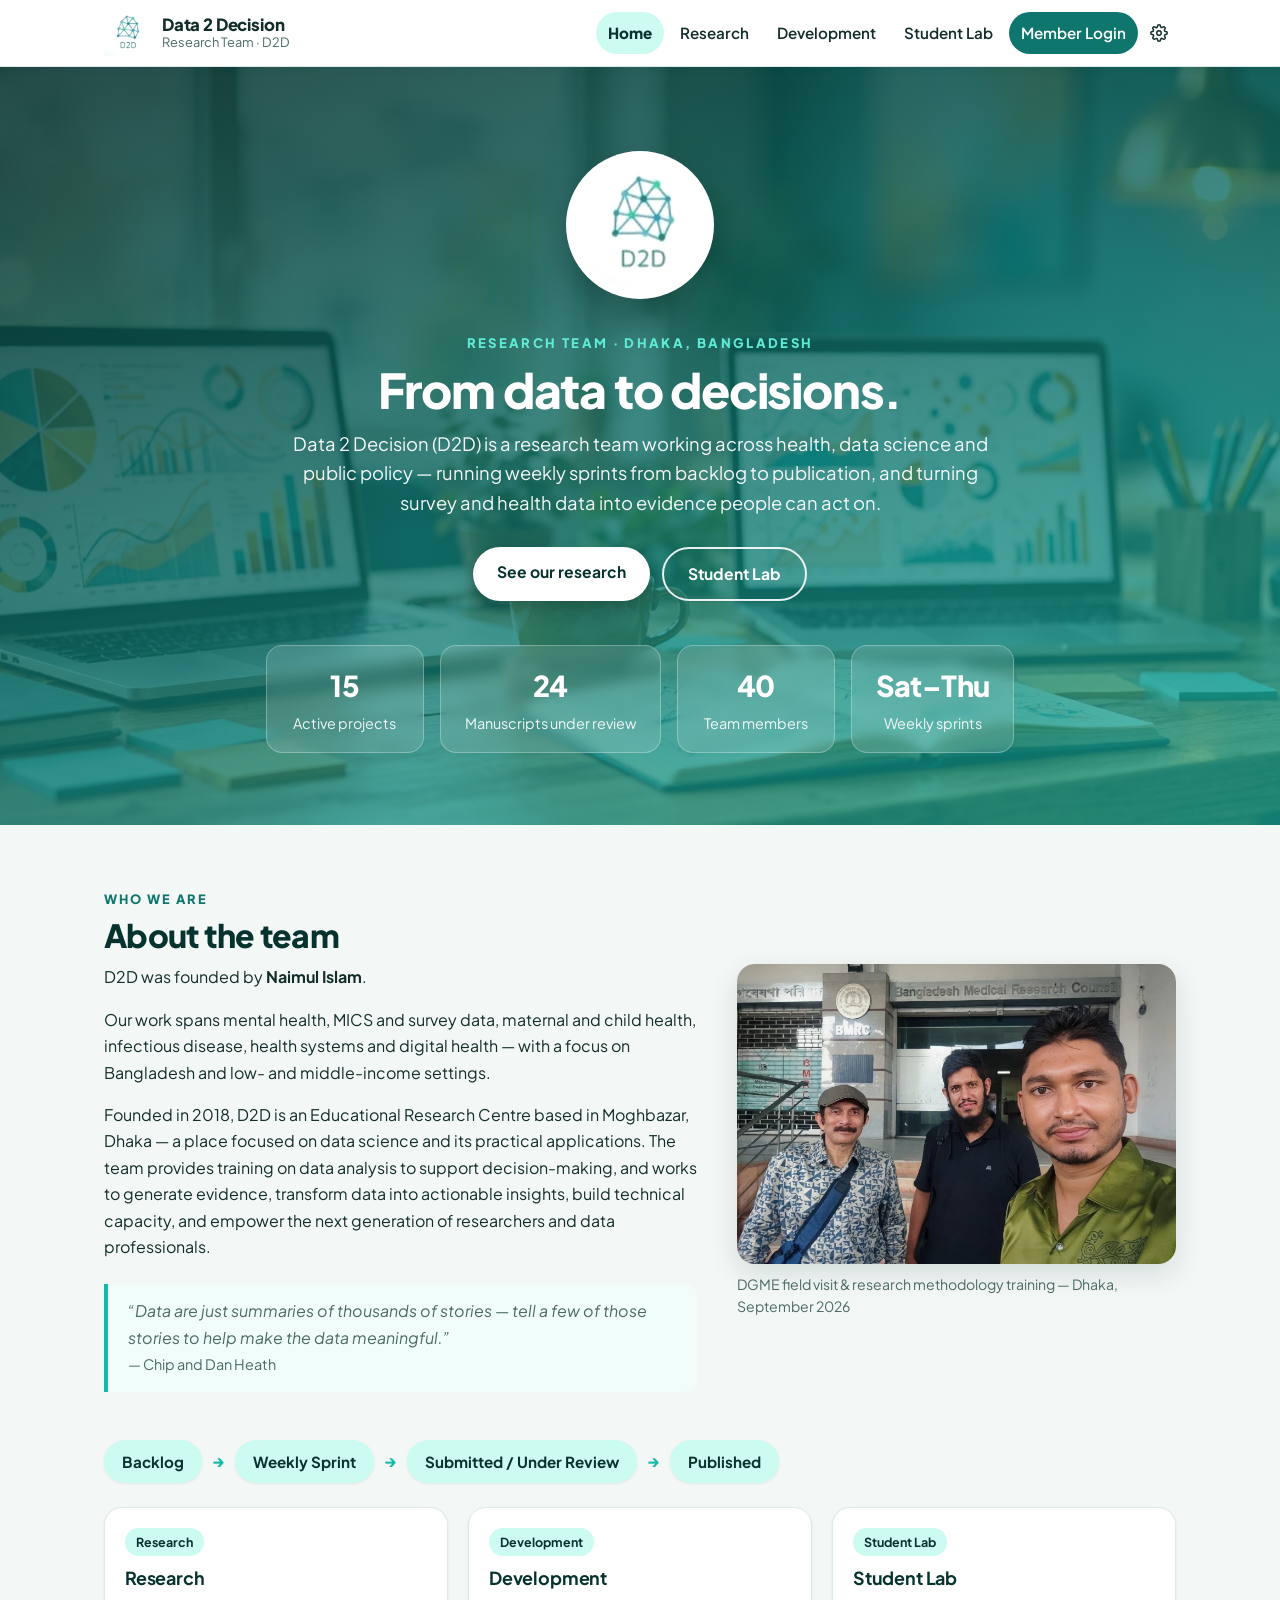
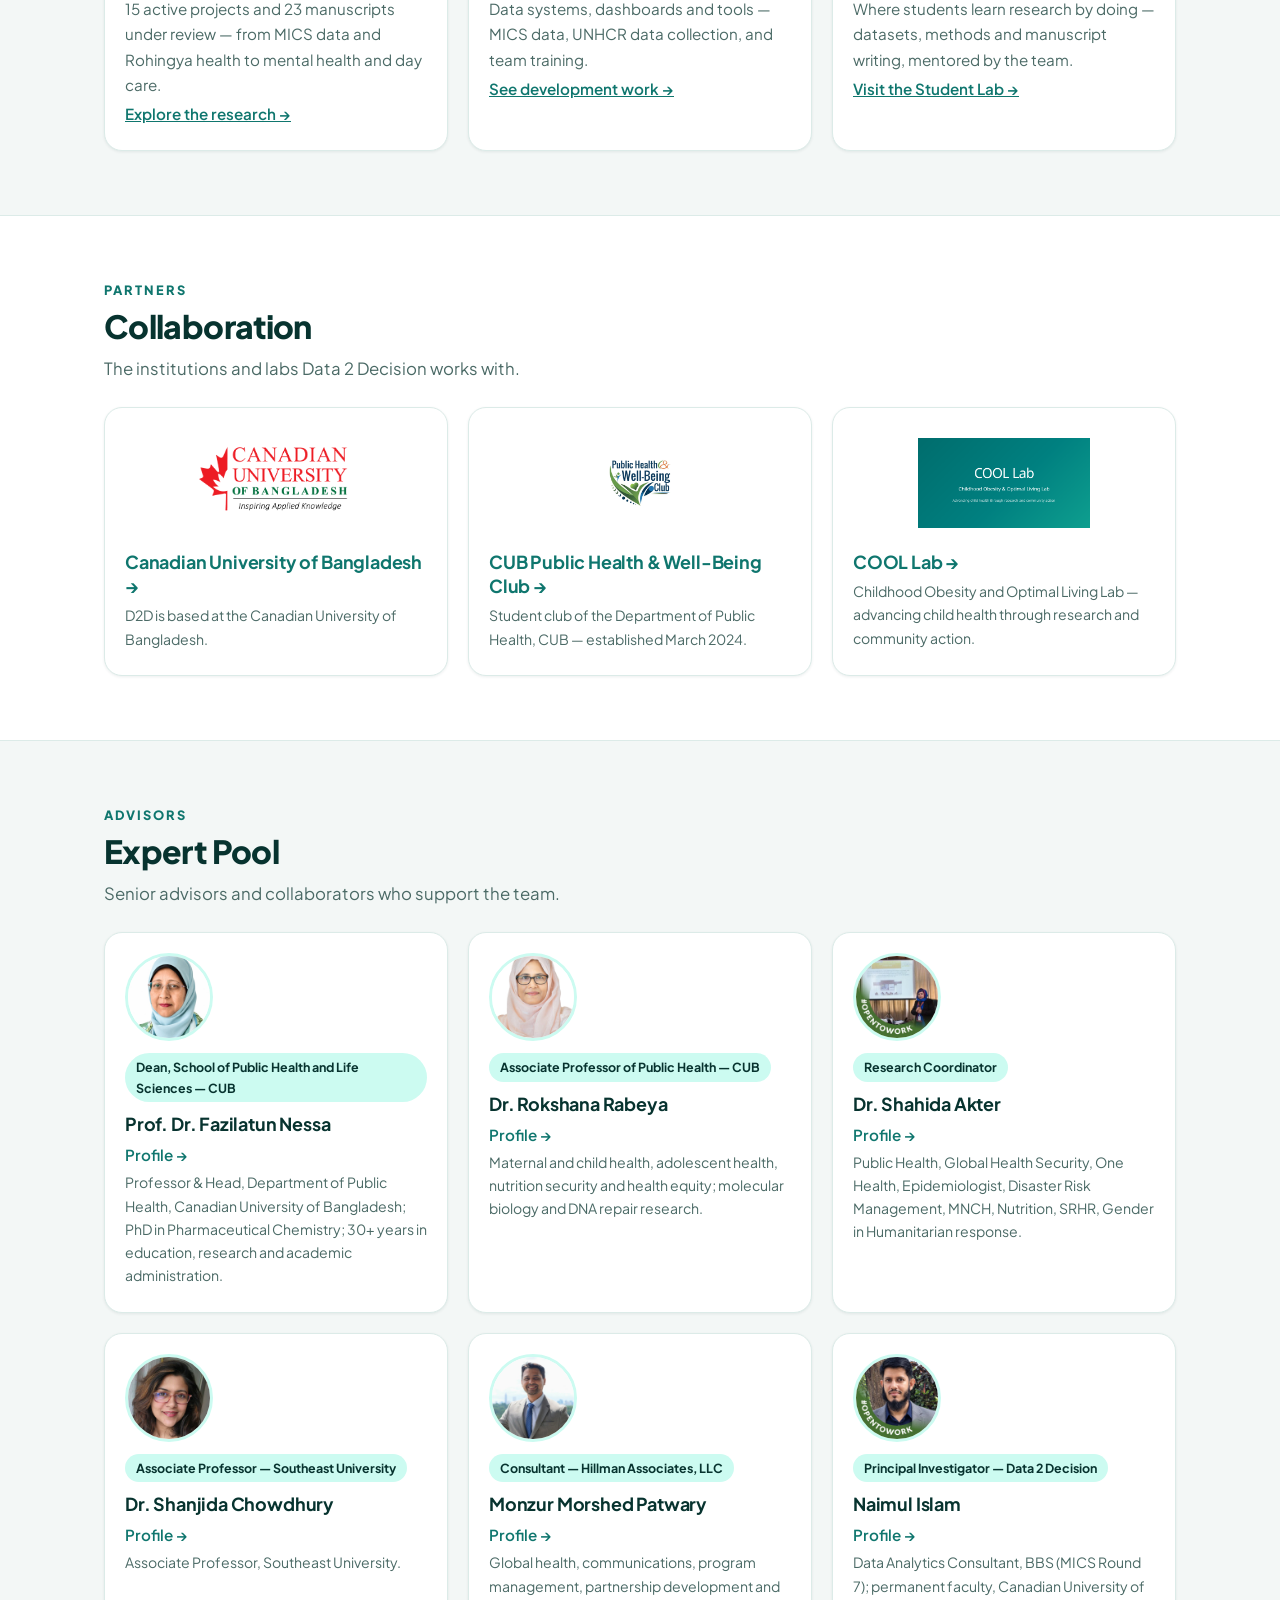
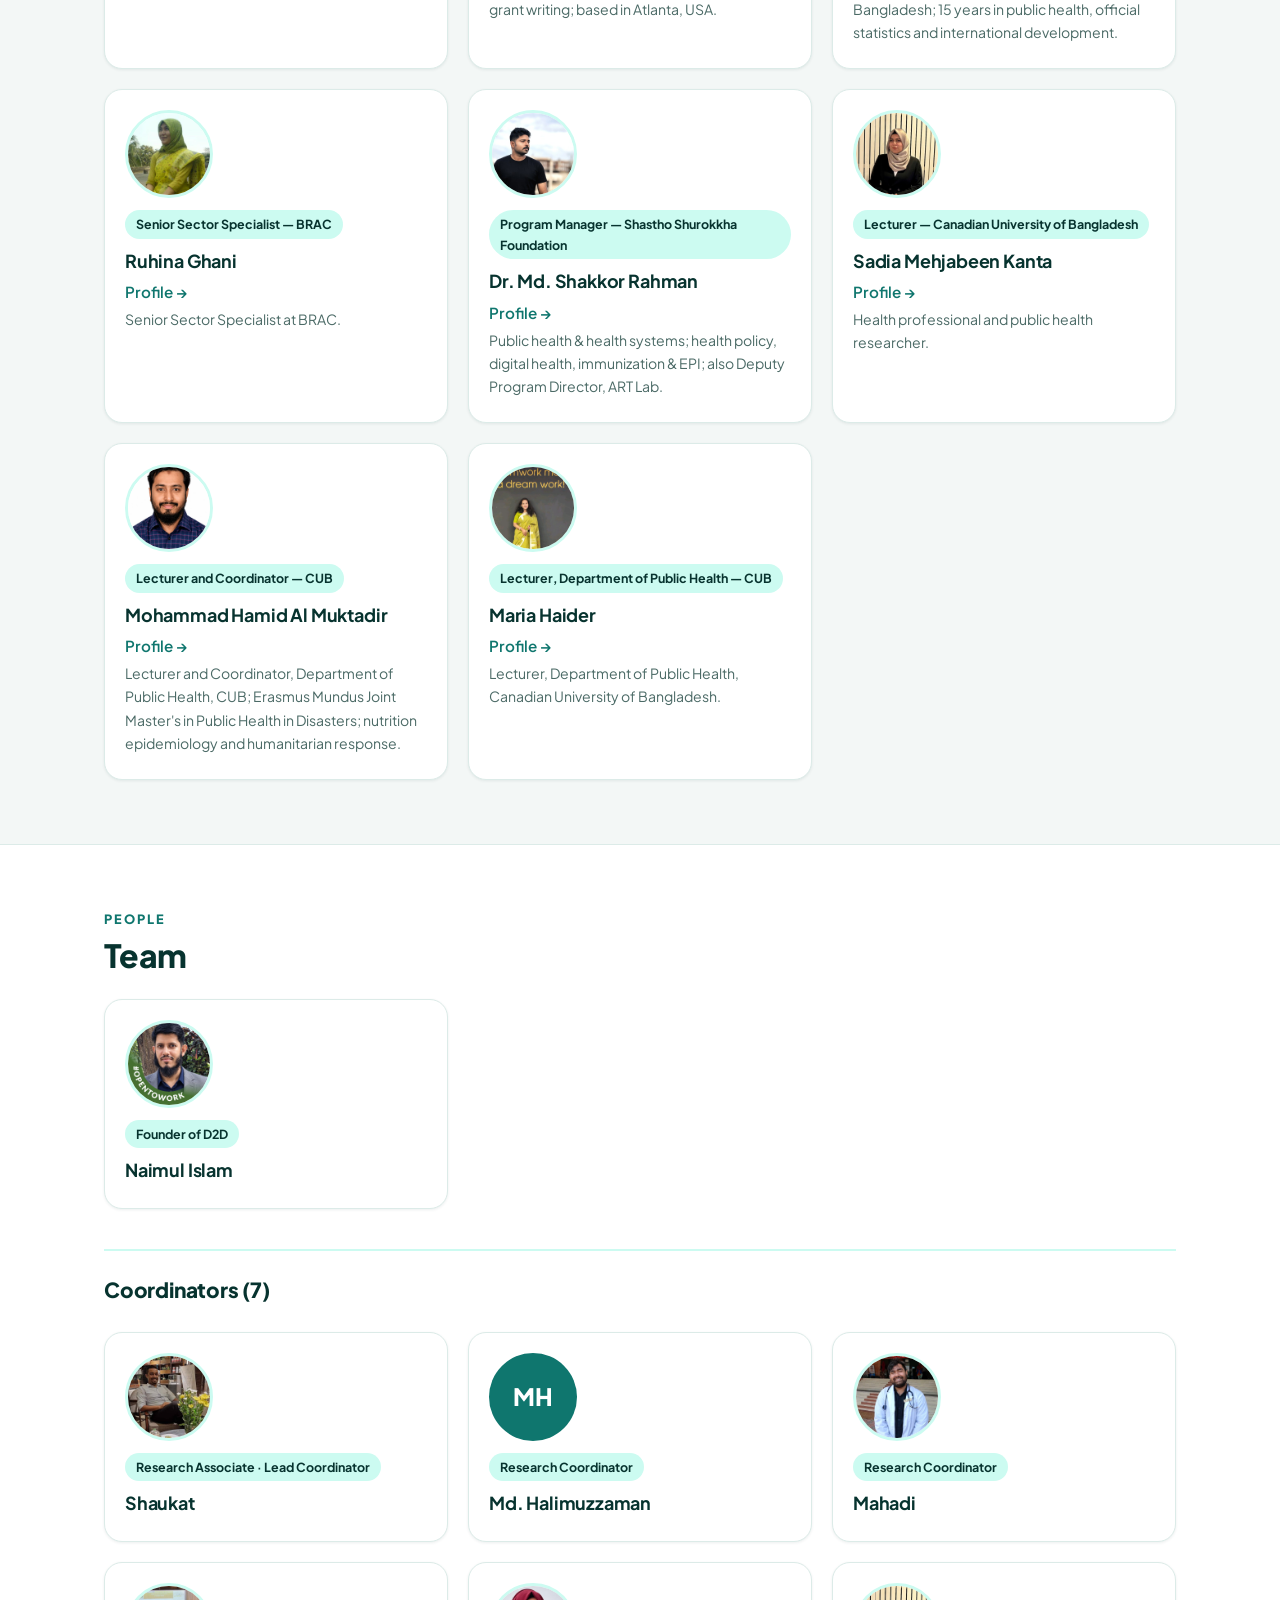
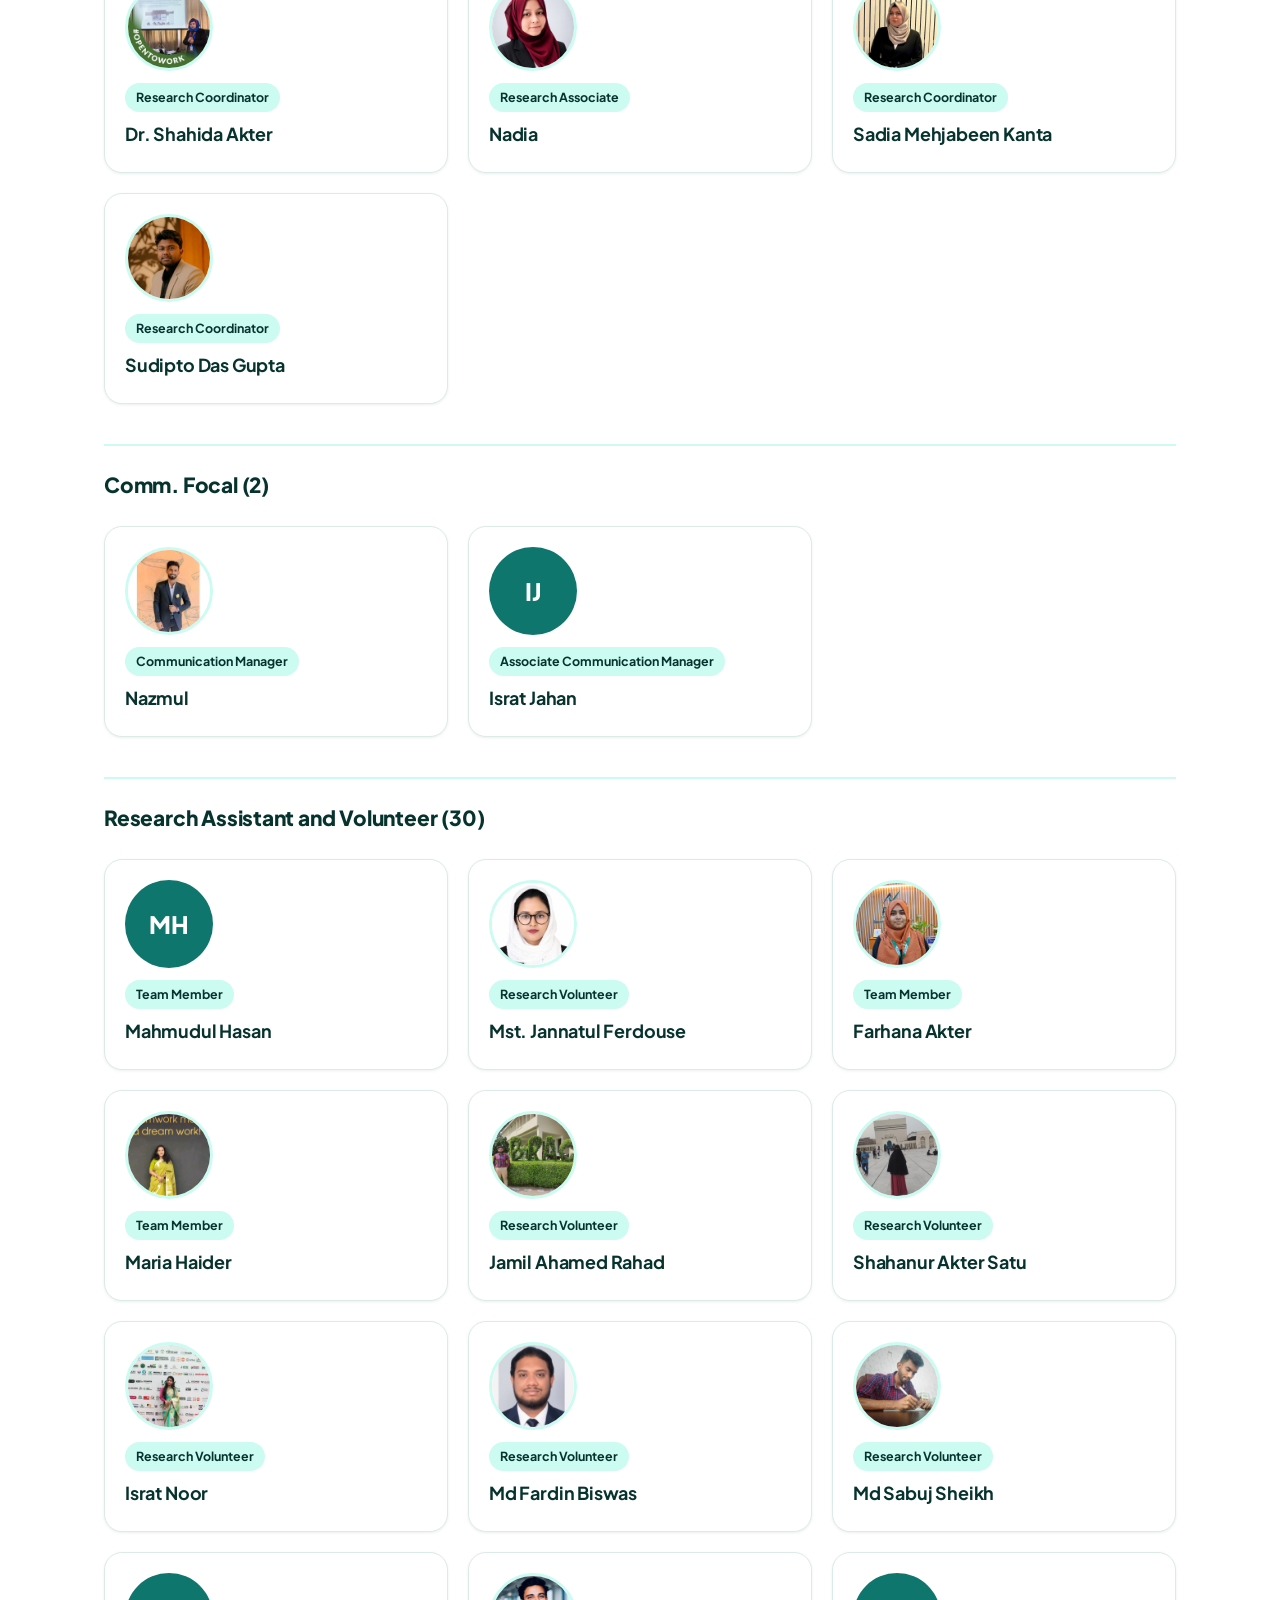
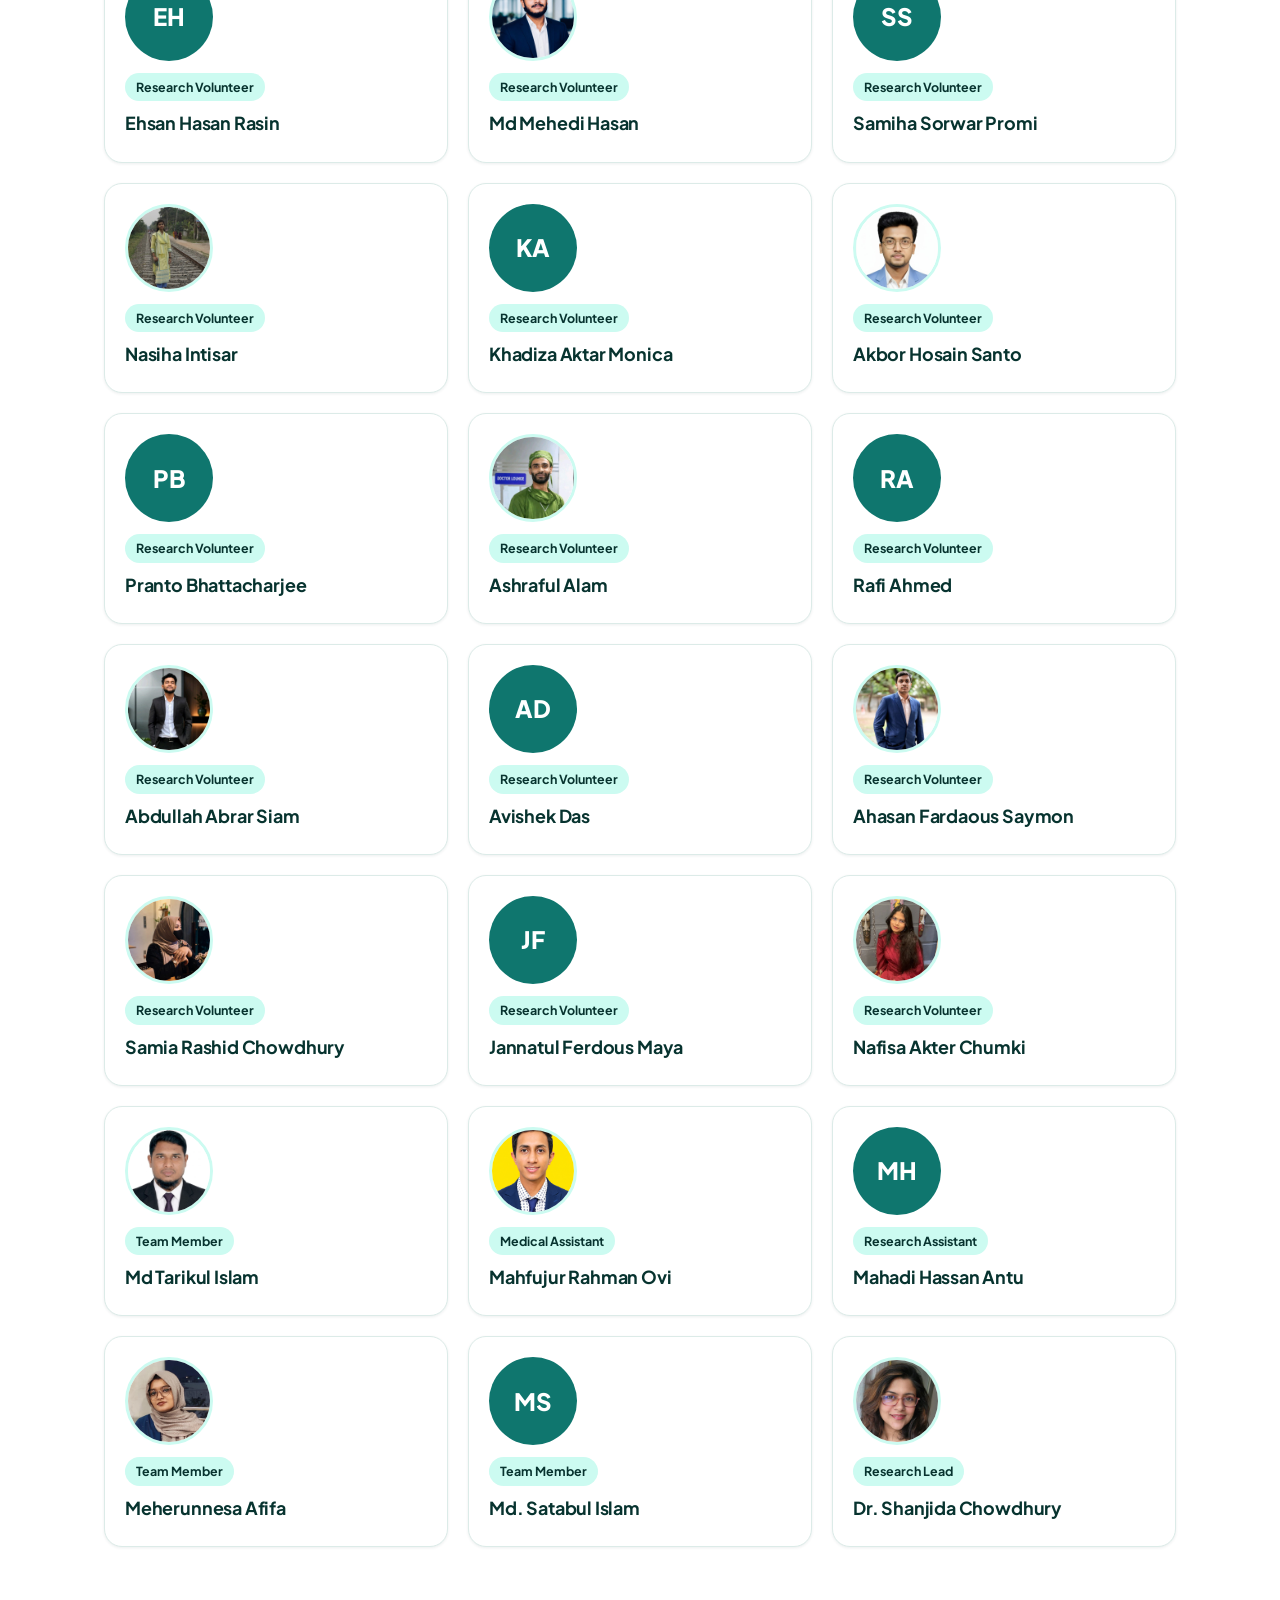
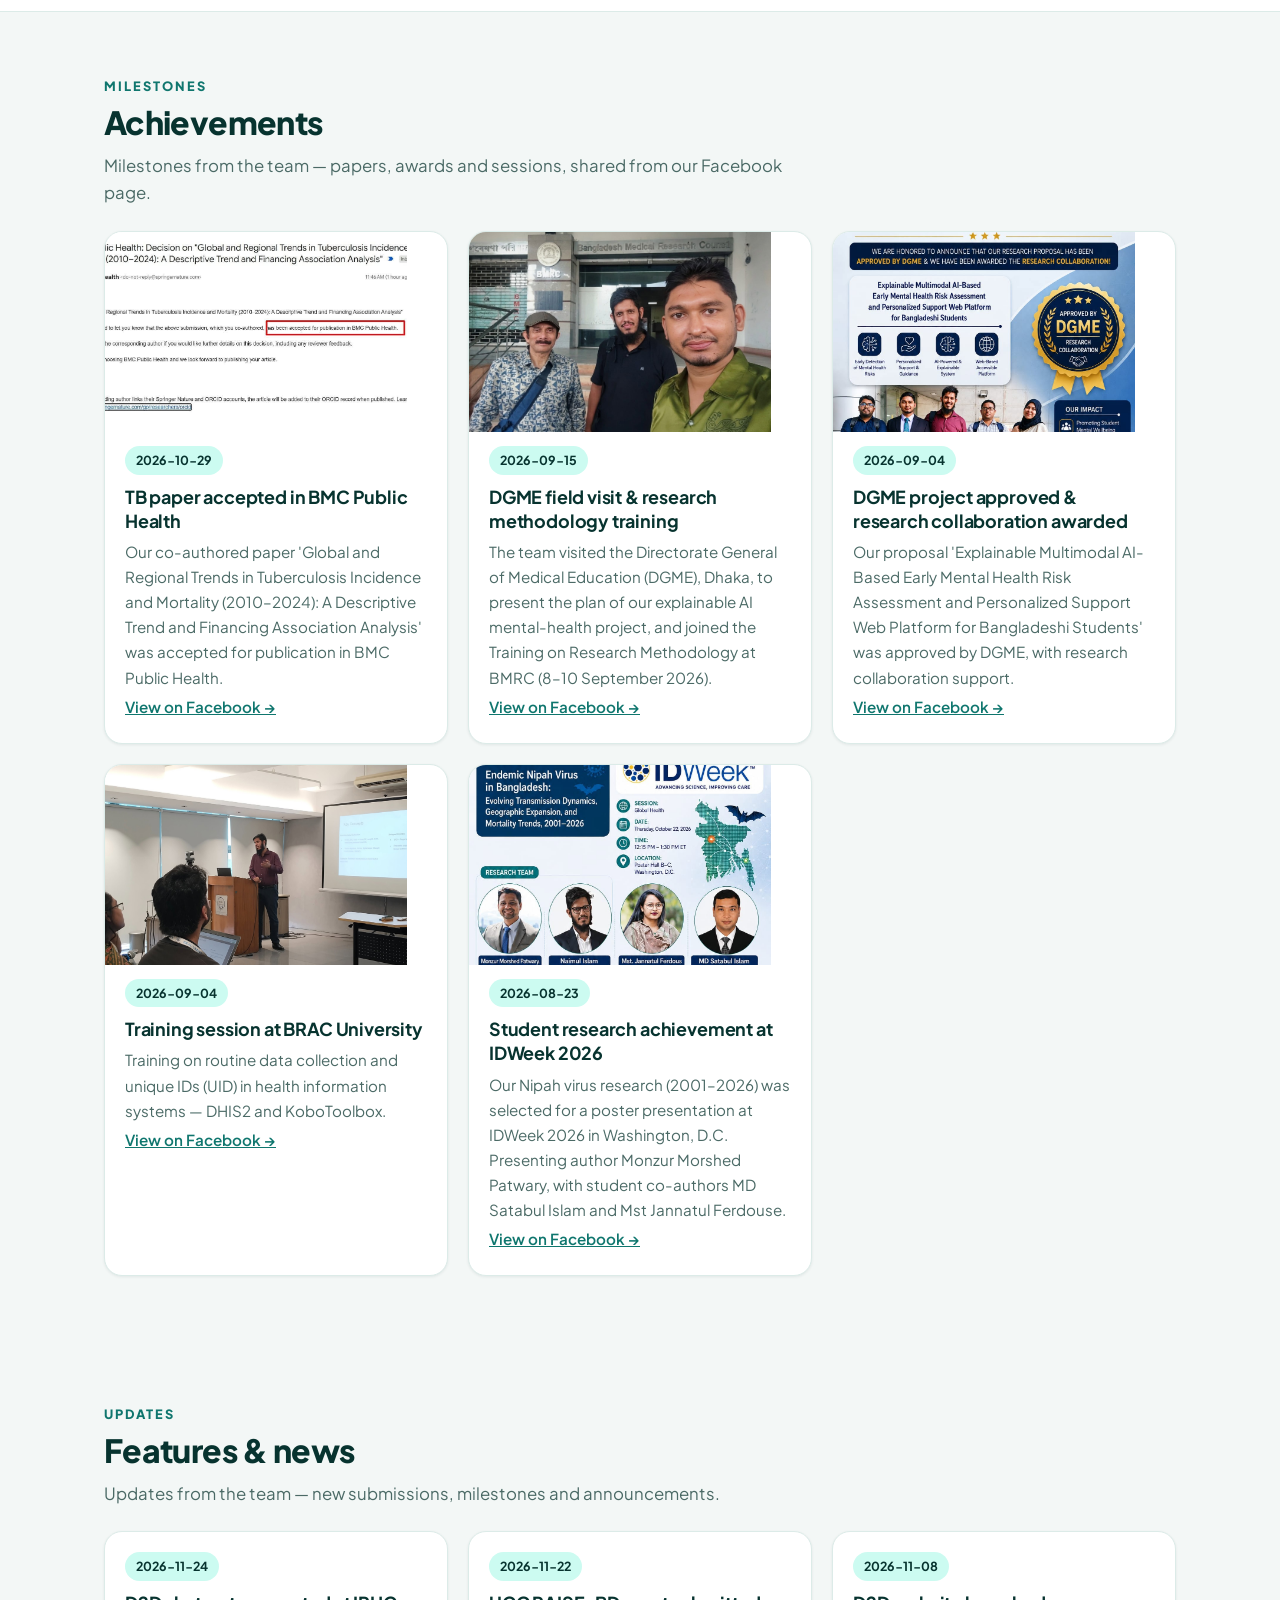
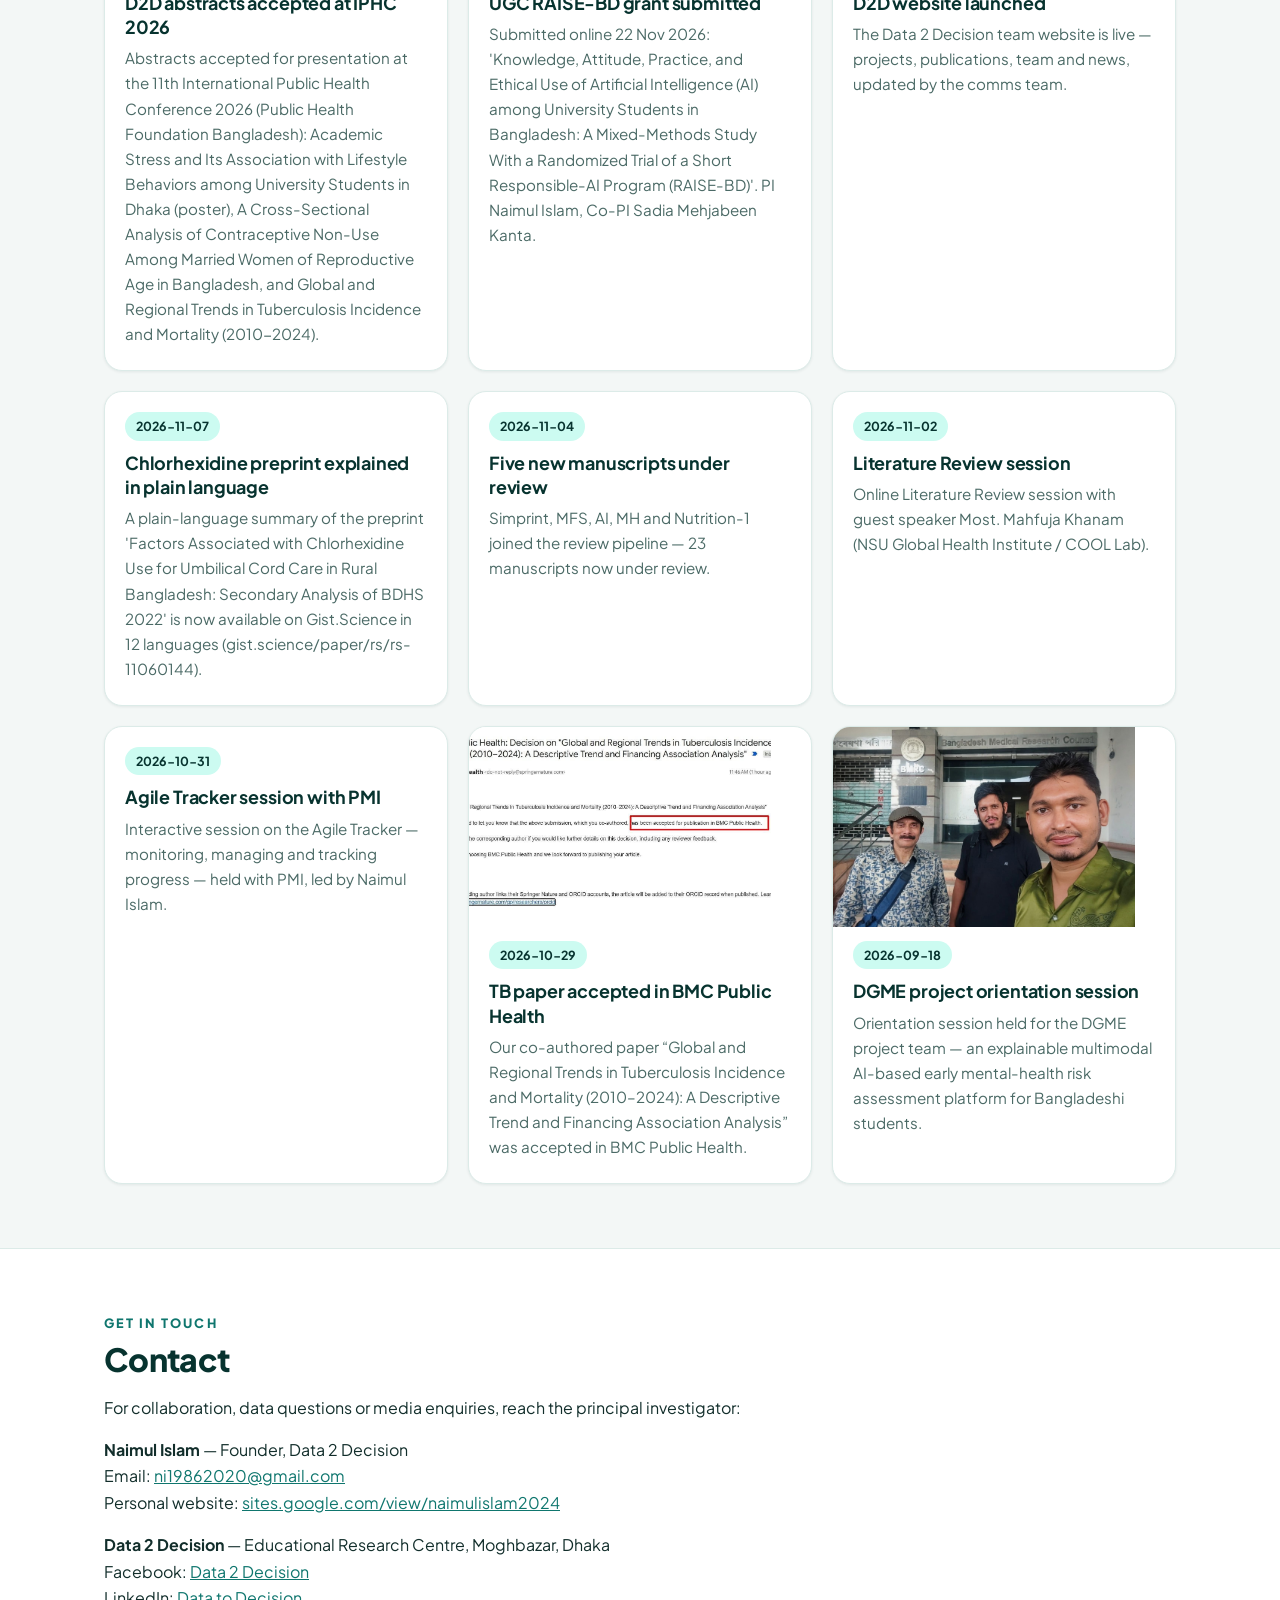
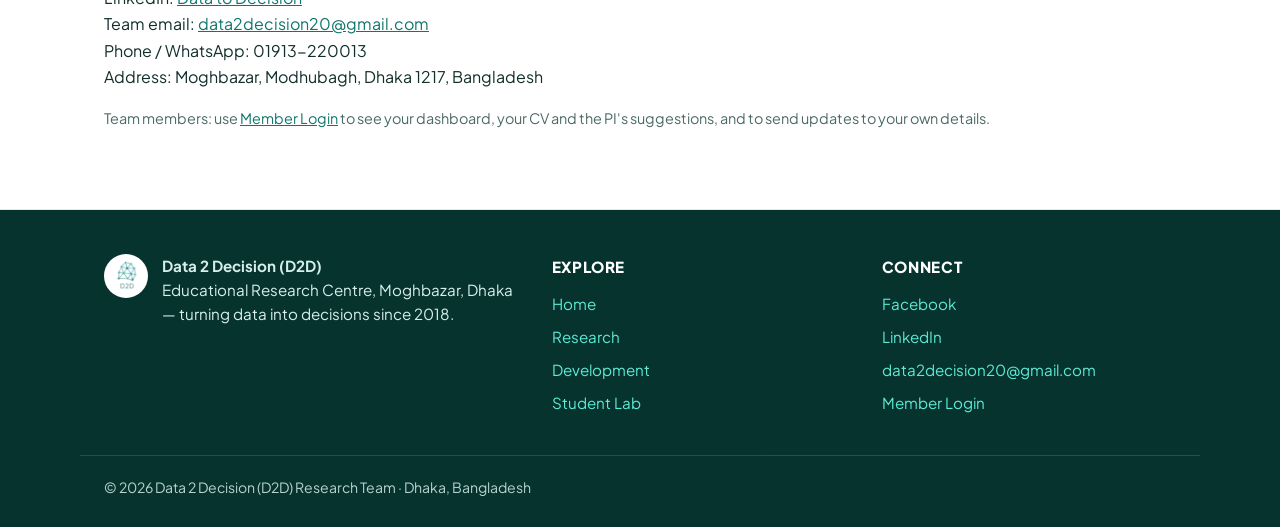
<file: index.html>
<!DOCTYPE html>
<html lang="en">
<head>
  <meta charset="UTF-8">
  <meta name="viewport" content="width=device-width, initial-scale=1.0">
  <title>Data 2 Decision (D2D) — Research Team</title>
  <meta name="description" content="Data 2 Decision (D2D) is a research team turning data into decisions — 15 active projects, weekly sprints, and a growing publication pipeline.">
  <link rel="canonical" href="https://d2d-7k4.pages.dev/">
  <meta property="og:title" content="Data 2 Decision (D2D) — Research Team">
  <meta property="og:description" content="Data 2 Decision (D2D) is a research team turning data into decisions — 15 active projects, weekly sprints, and a growing publication pipeline.">
  <meta property="og:type" content="website">
  <meta property="og:url" content="https://d2d-7k4.pages.dev/">
  <meta property="og:image" content="https://d2d-7k4.pages.dev/assets/hero.jpg">
  <meta name="twitter:card" content="summary_large_image">
  <meta name="twitter:title" content="Data 2 Decision (D2D) — Research Team">
  <meta name="twitter:description" content="Data 2 Decision (D2D) is a research team turning data into decisions — 15 active projects, weekly sprints, and a growing publication pipeline.">
  <link rel="icon" type="image/png" href="assets/favicon.png">
  <link rel="stylesheet" href="styles.css">
  <link rel="preconnect" href="https://fonts.googleapis.com">
  <link rel="preconnect" href="https://fonts.gstatic.com" crossorigin>
  <link href="https://fonts.googleapis.com/css2?family=Plus+Jakarta+Sans:wght@400;500;600;700;800&display=swap" rel="stylesheet">
</head>
<body>
  <header class="site-header">
    <div class="wrap header-inner">
      <a class="brand" href="index.html">
        <img src="assets/logo.png" alt="Data 2 Decision logo" class="brand-logo">
        <span class="brand-text"><strong>Data 2 Decision</strong><small>Research Team · D2D</small></span>
      </a>
      <nav class="main-nav">
        <a href="index.html" class="active">Home</a>
        <a href="research.html">Research</a>
        <a href="development.html">Development</a>
        <a href="student-lab.html">Student Lab</a>
        <a href="login.html" class="nav-admin">Member Login</a>
        <a href="admin/" class="nav-settings" title="Settings — Team Login" aria-label="Settings — Team Login"><svg viewBox="0 0 24 24" width="18" height="18" fill="none" stroke="currentColor" stroke-width="2" stroke-linecap="round" stroke-linejoin="round" aria-hidden="true"><circle cx="12" cy="12" r="3"/><path d="M19.4 15a1.65 1.65 0 0 0 .33 1.82l.06.06a2 2 0 0 1 0 2.83 2 2 0 0 1-2.83 0l-.06-.06a1.65 1.65 0 0 0-1.82-.33 1.65 1.65 0 0 0-1 1.51V21a2 2 0 0 1-2 2 2 2 0 0 1-2-2v-.09A1.65 1.65 0 0 0 9 19.4a1.65 1.65 0 0 0-1.82.33l-.06.06a2 2 0 0 1-2.83 0 2 2 0 0 1 0-2.83l.06-.06a1.65 1.65 0 0 0 .33-1.82 1.65 1.65 0 0 0-1.51-1H3a2 2 0 0 1-2-2 2 2 0 0 1 2-2h.09A1.65 1.65 0 0 0 4.6 9a1.65 1.65 0 0 0-.33-1.82l-.06-.06a2 2 0 0 1 0-2.83 2 2 0 0 1 2.83 0l.06.06a1.65 1.65 0 0 0 1.82.33H9a1.65 1.65 0 0 0 1-1.51V3a2 2 0 0 1 2-2 2 2 0 0 1 2 2v.09a1.65 1.65 0 0 0 1 1.51 1.65 1.65 0 0 0 1.82-.33l.06-.06a2 2 0 0 1 2.83 0 2 2 0 0 1 0 2.83l-.06.06a1.65 1.65 0 0 0-.33 1.82V9a1.65 1.65 0 0 0 1.51 1H21a2 2 0 0 1 2 2 2 2 0 0 1-2 2h-.09a1.65 1.65 0 0 0-1.51 1z"/></svg></a>
      </nav>
    </div>
  </header>

  <main>
    <section class="hero">
      <div class="wrap hero-inner">
        <img src="assets/logo.png" alt="D2D network logo" class="hero-logo">
        <p class="hero-eyebrow">Research Team · Dhaka, Bangladesh</p>
        <h1>From data to decisions.</h1>
        <p class="lede">Data 2 Decision (D2D) is a research team working across health, data science and public policy — running weekly sprints from backlog to publication, and turning survey and health data into evidence people can act on.</p>
        <div class="hero-cta">
          <a class="btn btn-light" href="research.html">See our research</a>
          <a class="btn btn-outline" href="student-lab.html">Student Lab</a>
        </div>
        <div class="stats">
          <div class="stat"><span class="stat-num" id="stat-projects">15</span><span class="stat-label">Active projects</span></div>
          <div class="stat"><span class="stat-num" id="stat-review">23</span><span class="stat-label">Manuscripts under review</span></div>
          <div class="stat"><span class="stat-num">40</span><span class="stat-label">Team members</span></div>
          <div class="stat"><span class="stat-num">Sat–Thu</span><span class="stat-label">Weekly sprints</span></div>
        </div>
      </div>
    </section>

    <section class="section">
      <div class="wrap">
        <p class="eyebrow">Who we are</p>
        <h2>About the team</h2>
        <div class="about-grid">
          <div class="about-text">
            <p>D2D was founded by <strong>Naimul Islam</strong>.</p>
            <p>Our work spans mental health, MICS and survey data, maternal and child health, infectious disease, health systems and digital health — with a focus on Bangladesh and low- and middle-income settings.</p>
            <p>Founded in 2018, D2D is an Educational Research Centre based in Moghbazar, Dhaka — a place focused on data science and its practical applications. The team provides training on data analysis to support decision-making, and works to generate evidence, transform data into actionable insights, build technical capacity, and empower the next generation of researchers and data professionals.</p>
            <blockquote class="quote">“Data are just summaries of thousands of stories — tell a few of those stories to help make the data meaningful.”<br><span>— Chip and Dan Heath</span></blockquote>
          </div>
          <figure class="about-photo">
            <img src="assets/achievements/dgme-visit.jpg" alt="D2D team members outside the BMRC building during the DGME field visit" loading="lazy">
            <figcaption>DGME field visit &amp; research methodology training — Dhaka, September 2026</figcaption>
          </figure>
        </div>
        <div class="flow">
          <span class="flow-step">Backlog</span><span class="flow-arrow">→</span>
          <span class="flow-step">Weekly Sprint</span><span class="flow-arrow">→</span>
          <span class="flow-step">Submitted / Under Review</span><span class="flow-arrow">→</span>
          <span class="flow-step">Published</span>
        </div>
        <div class="cards">
          <article class="card">
            <span class="tag">Research</span>
            <h3>Research</h3>
            <p>15 active projects and 23 manuscripts under review — from MICS data and Rohingya health to mental health and day care.</p>
            <p><a href="research.html">Explore the research →</a></p>
          </article>
          <article class="card">
            <span class="tag">Development</span>
            <h3>Development</h3>
            <p>Data systems, dashboards and tools — MICS data, UNHCR data collection, and team training.</p>
            <p><a href="development.html">See development work →</a></p>
          </article>
          <article class="card">
            <span class="tag">Student Lab</span>
            <h3>Student Lab</h3>
            <p>Where students learn research by doing — datasets, methods and manuscript writing, mentored by the team.</p>
            <p><a href="student-lab.html">Visit the Student Lab →</a></p>
          </article>
        </div>
      </div>
    </section>

    <section class="section section-alt" id="collaboration">
      <div class="wrap">
        <p class="eyebrow">Partners</p>
        <h2>Collaboration</h2>
        <p class="section-sub">The institutions and labs Data 2 Decision works with.</p>
        <div class="cards" id="collab-list">
          <p class="loading">Loading collaborations…</p>
        </div>
      </div>
    </section>

    <section class="section" id="experts">
      <div class="wrap">
        <p class="eyebrow">Advisors</p>
        <h2>Expert Pool</h2>
        <p class="section-sub">Senior advisors and collaborators who support the team.</p>
        <div class="cards team-cards" id="expert-list">
          <p class="loading">Loading experts…</p>
        </div>
      </div>
    </section>

    <section class="section section-alt" id="team">
      <div class="wrap">
        <p class="eyebrow">People</p>
        <h2>Team</h2>
        <div id="team-list">
          <p class="loading">Loading team…</p>
        </div>
      </div>
    </section>

    <section class="section" id="achievements">
      <div class="wrap">
        <p class="eyebrow">Milestones</p>
        <h2>Achievements</h2>
        <p class="section-sub">Milestones from the team — papers, awards and sessions, shared from our Facebook page.</p>
        <div class="cards" id="achievement-list">
          <p class="loading">Loading achievements…</p>
        </div>
      </div>
    </section>

    <section class="section">
      <div class="wrap">
        <p class="eyebrow">Updates</p>
        <h2>Features &amp; news</h2>
        <p class="section-sub">Updates from the team — new submissions, milestones and announcements.</p>
        <div class="cards feature-cards" id="feature-list">
          <p class="loading">Loading features…</p>
        </div>
      </div>
    </section>

    <section class="section section-alt">
      <div class="wrap">
        <p class="eyebrow">Get in touch</p>
        <h2>Contact</h2>
        <p>For collaboration, data questions or media enquiries, reach the principal investigator:</p>
        <p><strong>Naimul Islam</strong> — Founder, Data 2 Decision<br>
        Email: <a href="mailto:ni19862020@gmail.com">ni19862020@gmail.com</a><br>
        Personal website: <a href="https://sites.google.com/view/naimulislam2024">sites.google.com/view/naimulislam2024</a></p>
        <p><strong>Data 2 Decision</strong> — Educational Research Centre, Moghbazar, Dhaka<br>
        Facebook: <a href="https://www.facebook.com/p/Data-2-Decision-100027231354994/">Data 2 Decision</a><br>
        LinkedIn: <a href="https://www.linkedin.com/company/data-to-decision/">Data to Decision</a><br>
        Team email: <a href="mailto:data2decision20@gmail.com">data2decision20@gmail.com</a><br>
        Phone / WhatsApp: 01913-220013<br>
        Address: Moghbazar, Modhubagh, Dhaka 1217, Bangladesh</p>
        <p class="small">Team members: use <a href="login.html">Member Login</a> to see your dashboard, your CV and the PI's suggestions, and to send updates to your own details.</p>
      </div>
    </section>
  </main>

  <footer class="site-footer">
    <div class="wrap footer-inner">
      <div class="footer-brand">
        <img src="assets/logo.png" alt="D2D logo" class="footer-logo">
        <p><strong>Data 2 Decision (D2D)</strong><br>Educational Research Centre, Moghbazar, Dhaka — turning data into decisions since 2018.</p>
      </div>
      <div class="footer-col">
        <h3>Explore</h3>
        <ul>
          <li><a href="index.html">Home</a></li>
          <li><a href="research.html">Research</a></li>
          <li><a href="development.html">Development</a></li>
          <li><a href="student-lab.html">Student Lab</a></li>
        </ul>
      </div>
      <div class="footer-col">
        <h3>Connect</h3>
        <ul>
          <li><a href="https://www.facebook.com/p/Data-2-Decision-100027231354994/">Facebook</a></li>
          <li><a href="https://www.linkedin.com/company/data-to-decision/">LinkedIn</a></li>
          <li><a href="mailto:data2decision20@gmail.com">data2decision20@gmail.com</a></li>
          <li><a href="login.html">Member Login</a></li>
        </ul>
      </div>
    </div>
    <div class="wrap footer-bottom">
      <p>© <span id="year">2026</span> Data 2 Decision (D2D) Research Team · Dhaka, Bangladesh</p>
    </div>
  </footer>

  <script src="app.js"></script>
</body>
</html>
</file>
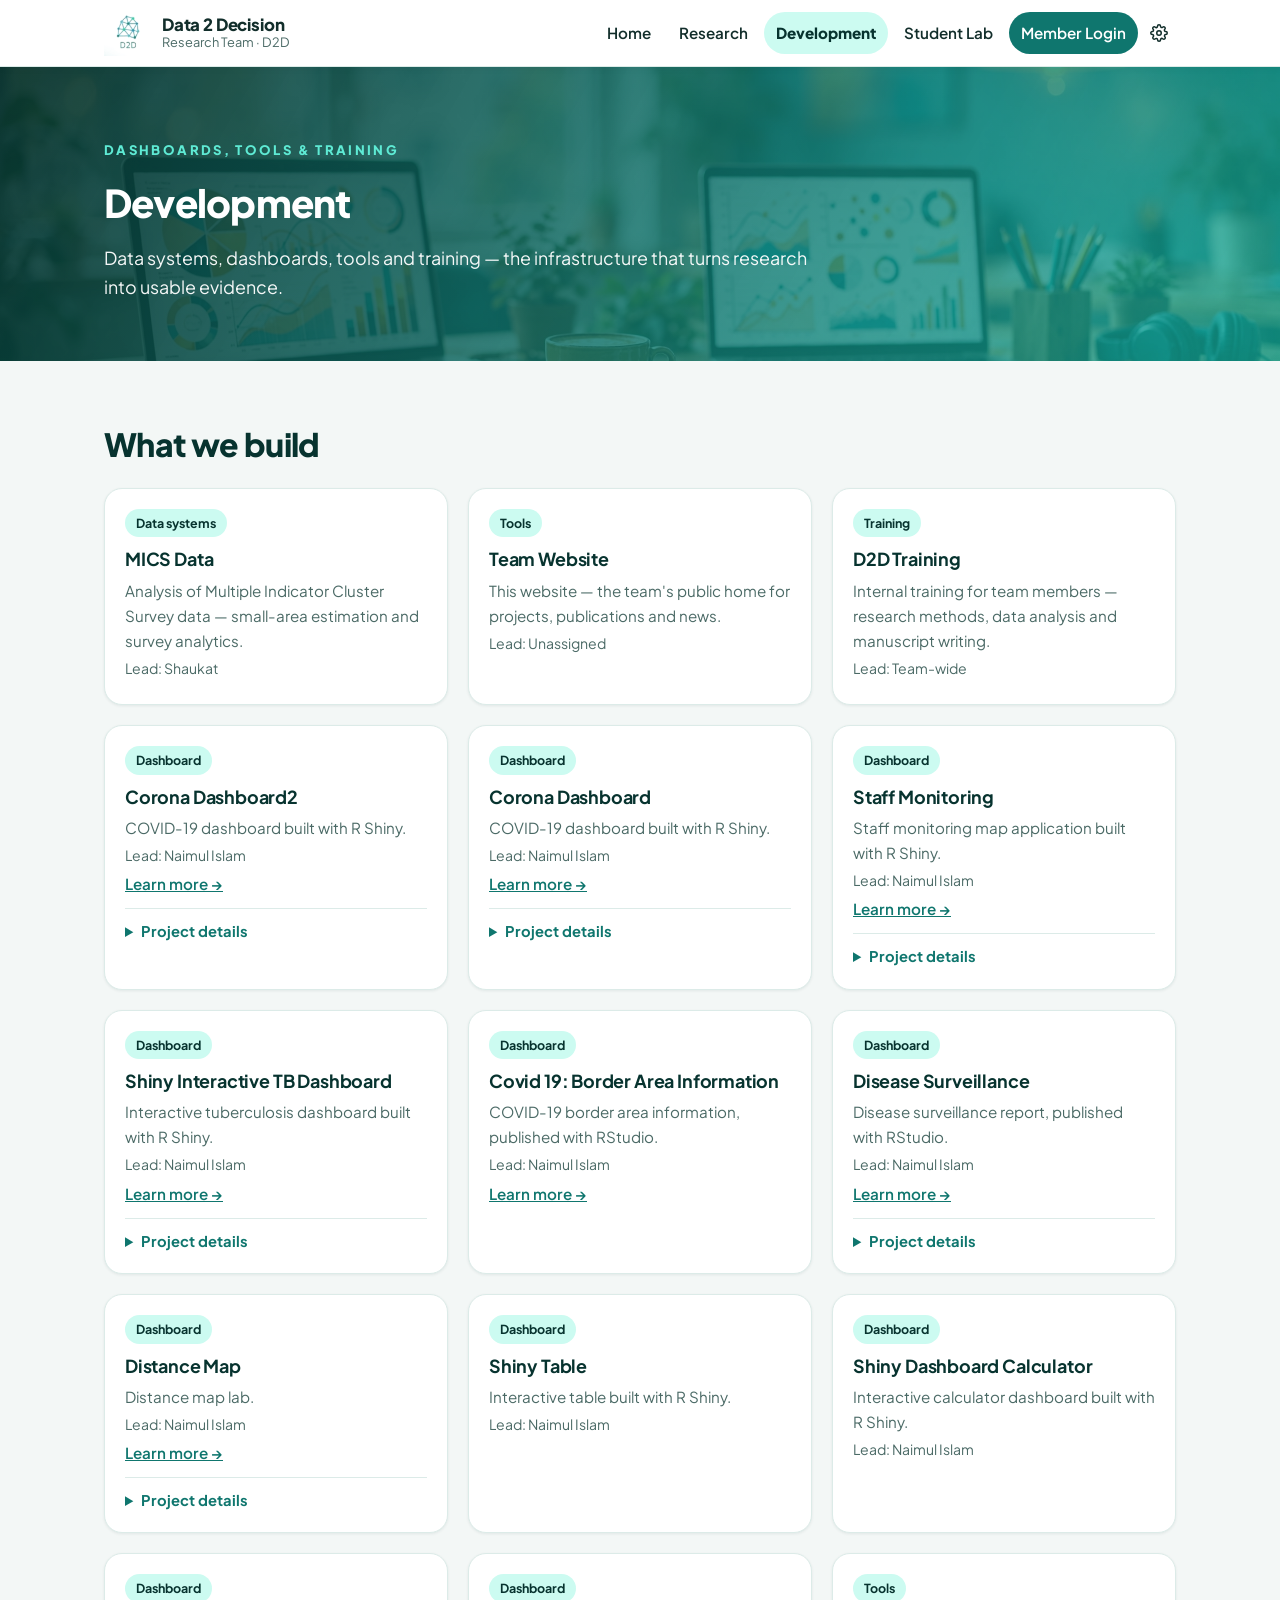
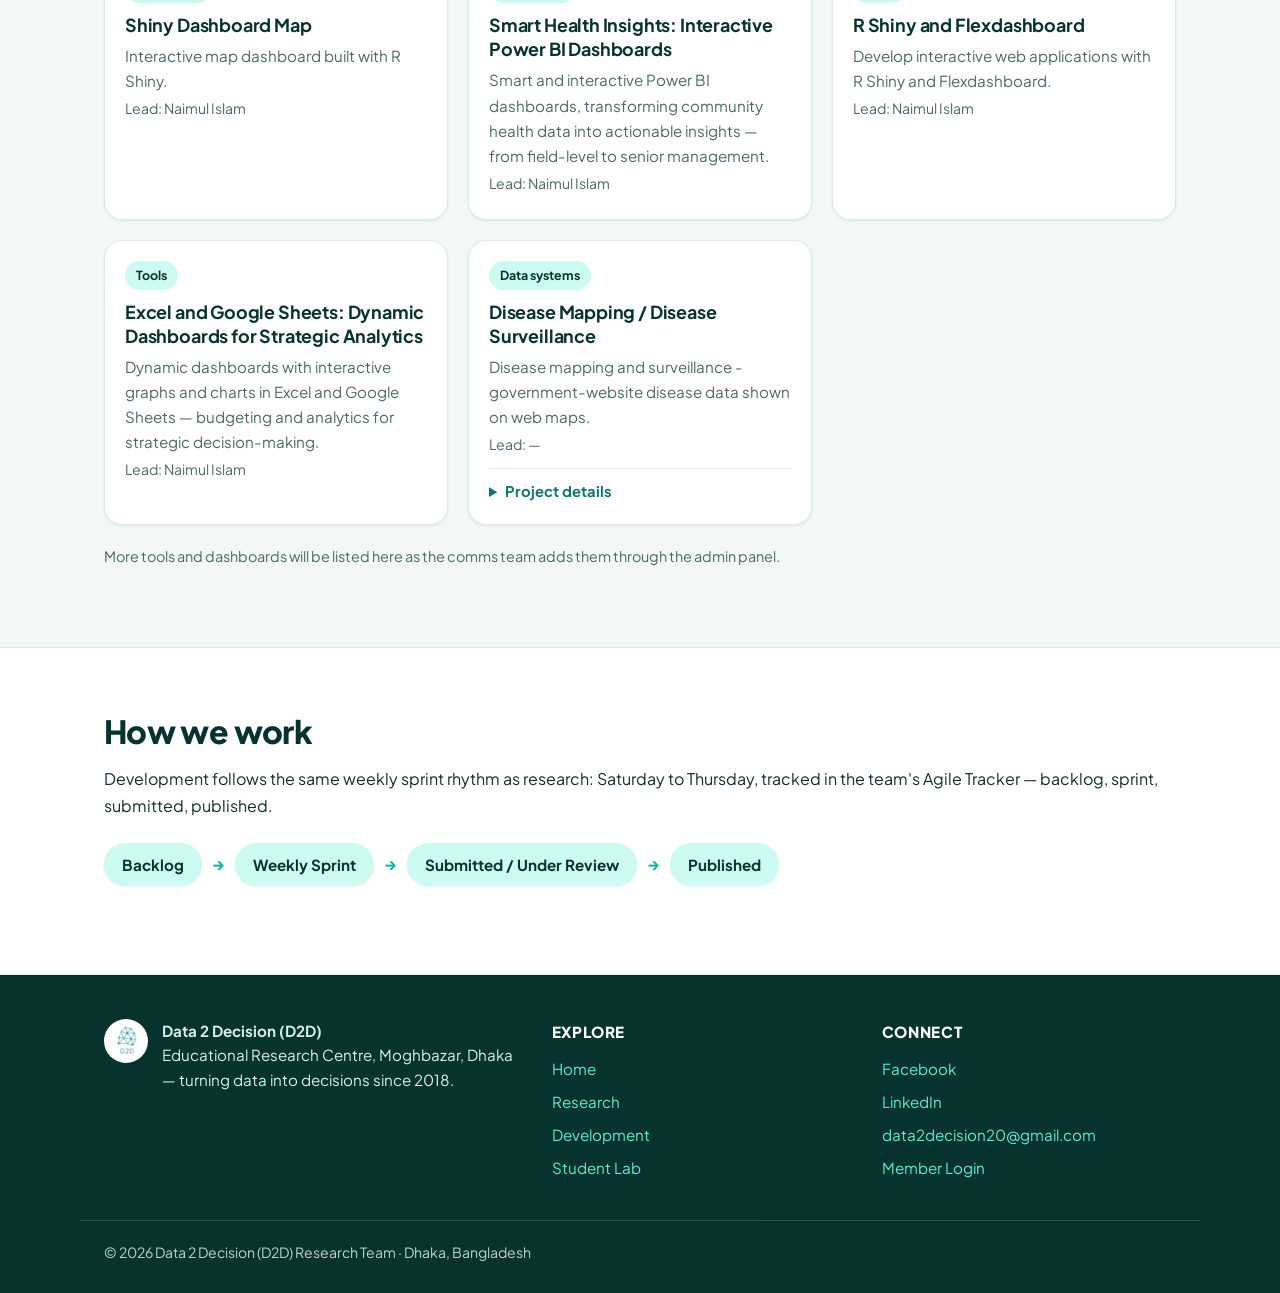
<file: development.html>
<!DOCTYPE html>
<html lang="en">
<head>
  <meta charset="UTF-8">
  <meta name="viewport" content="width=device-width, initial-scale=1.0">
  <title>Development — Data 2 Decision (D2D)</title>
  <meta name="description" content="D2D development: data systems, dashboards, tools and training.">
  <link rel="canonical" href="https://d2d-7k4.pages.dev/development">
  <meta property="og:title" content="Development — Data 2 Decision (D2D)">
  <meta property="og:description" content="D2D development: data systems, dashboards, tools and training.">
  <meta property="og:type" content="website">
  <meta property="og:url" content="https://d2d-7k4.pages.dev/development">
  <meta property="og:image" content="https://d2d-7k4.pages.dev/assets/hero.jpg">
  <meta name="twitter:card" content="summary_large_image">
  <meta name="twitter:title" content="Development — Data 2 Decision (D2D)">
  <meta name="twitter:description" content="D2D development: data systems, dashboards, tools and training.">
  <link rel="icon" type="image/png" href="assets/favicon.png">
  <link rel="stylesheet" href="styles.css">
  <link rel="preconnect" href="https://fonts.googleapis.com">
  <link rel="preconnect" href="https://fonts.gstatic.com" crossorigin>
  <link href="https://fonts.googleapis.com/css2?family=Plus+Jakarta+Sans:wght@400;500;600;700;800&display=swap" rel="stylesheet">
</head>
<body>
  <header class="site-header">
    <div class="wrap header-inner">
      <a class="brand" href="index.html">
        <img src="assets/logo.png" alt="Data 2 Decision logo" class="brand-logo">
        <span class="brand-text"><strong>Data 2 Decision</strong><small>Research Team · D2D</small></span>
      </a>
      <nav class="main-nav">
        <a href="index.html">Home</a>
        <a href="research.html">Research</a>
        <a href="development.html" class="active">Development</a>
        <a href="student-lab.html">Student Lab</a>
        <a href="login.html" class="nav-admin">Member Login</a>
        <a href="admin/" class="nav-settings" title="Settings — Team Login" aria-label="Settings — Team Login"><svg viewBox="0 0 24 24" width="18" height="18" fill="none" stroke="currentColor" stroke-width="2" stroke-linecap="round" stroke-linejoin="round" aria-hidden="true"><circle cx="12" cy="12" r="3"/><path d="M19.4 15a1.65 1.65 0 0 0 .33 1.82l.06.06a2 2 0 0 1 0 2.83 2 2 0 0 1-2.83 0l-.06-.06a1.65 1.65 0 0 0-1.82-.33 1.65 1.65 0 0 0-1 1.51V21a2 2 0 0 1-2 2 2 2 0 0 1-2-2v-.09A1.65 1.65 0 0 0 9 19.4a1.65 1.65 0 0 0-1.82.33l-.06.06a2 2 0 0 1-2.83 0 2 2 0 0 1 0-2.83l.06-.06a1.65 1.65 0 0 0 .33-1.82 1.65 1.65 0 0 0-1.51-1H3a2 2 0 0 1-2-2 2 2 0 0 1 2-2h.09A1.65 1.65 0 0 0 4.6 9a1.65 1.65 0 0 0-.33-1.82l-.06-.06a2 2 0 0 1 0-2.83 2 2 0 0 1 2.83 0l.06.06a1.65 1.65 0 0 0 1.82.33H9a1.65 1.65 0 0 0 1-1.51V3a2 2 0 0 1 2-2 2 2 0 0 1 2 2v.09a1.65 1.65 0 0 0 1 1.51 1.65 1.65 0 0 0 1.82-.33l.06-.06a2 2 0 0 1 2.83 0 2 2 0 0 1 0 2.83l-.06.06a1.65 1.65 0 0 0-.33 1.82V9a1.65 1.65 0 0 0 1.51 1H21a2 2 0 0 1 2 2 2 2 0 0 1-2 2h-.09a1.65 1.65 0 0 0-1.51 1z"/></svg></a>
      </nav>
    </div>
  </header>

  <main>
    <section class="page-hero">
      <div class="wrap">
        <p class="hero-eyebrow">Dashboards, tools & training</p>
        <h1>Development</h1>
        <p class="lede-dark">Data systems, dashboards, tools and training — the infrastructure that turns research into usable evidence.</p>
      </div>
    </section>

    <section class="section">
      <div class="wrap">
        <h2>What we build</h2>
        <div class="cards" id="development-list">
          <p class="loading">Loading development work…</p>
        </div>
        <p class="small" style="margin-top: 20px;">More tools and dashboards will be listed here as the comms team adds them through the admin panel.</p>
      </div>
    </section>

    <section class="section section-alt">
      <div class="wrap">
        <h2>How we work</h2>
        <p>Development follows the same weekly sprint rhythm as research: Saturday to Thursday, tracked in the team's Agile Tracker — backlog, sprint, submitted, published.</p>
        <div class="flow">
          <span class="flow-step">Backlog</span><span class="flow-arrow">→</span>
          <span class="flow-step">Weekly Sprint</span><span class="flow-arrow">→</span>
          <span class="flow-step">Submitted / Under Review</span><span class="flow-arrow">→</span>
          <span class="flow-step">Published</span>
        </div>
      </div>
    </section>
  </main>

  <footer class="site-footer">
    <div class="wrap footer-inner">
      <div class="footer-brand">
        <img src="assets/logo.png" alt="D2D logo" class="footer-logo">
        <p><strong>Data 2 Decision (D2D)</strong><br>Educational Research Centre, Moghbazar, Dhaka — turning data into decisions since 2018.</p>
      </div>
      <div class="footer-col">
        <h3>Explore</h3>
        <ul>
          <li><a href="index.html">Home</a></li>
          <li><a href="research.html">Research</a></li>
          <li><a href="development.html">Development</a></li>
          <li><a href="student-lab.html">Student Lab</a></li>
        </ul>
      </div>
      <div class="footer-col">
        <h3>Connect</h3>
        <ul>
          <li><a href="https://www.facebook.com/p/Data-2-Decision-100027231354994/">Facebook</a></li>
          <li><a href="https://www.linkedin.com/company/data-to-decision/">LinkedIn</a></li>
          <li><a href="mailto:data2decision20@gmail.com">data2decision20@gmail.com</a></li>
          <li><a href="login.html">Member Login</a></li>
        </ul>
      </div>
    </div>
    <div class="wrap footer-bottom">
      <p>© <span id="year">2026</span> Data 2 Decision (D2D) Research Team · Dhaka, Bangladesh</p>
    </div>
  </footer>

  <script src="app.js"></script>
</body>
</html>
</file>
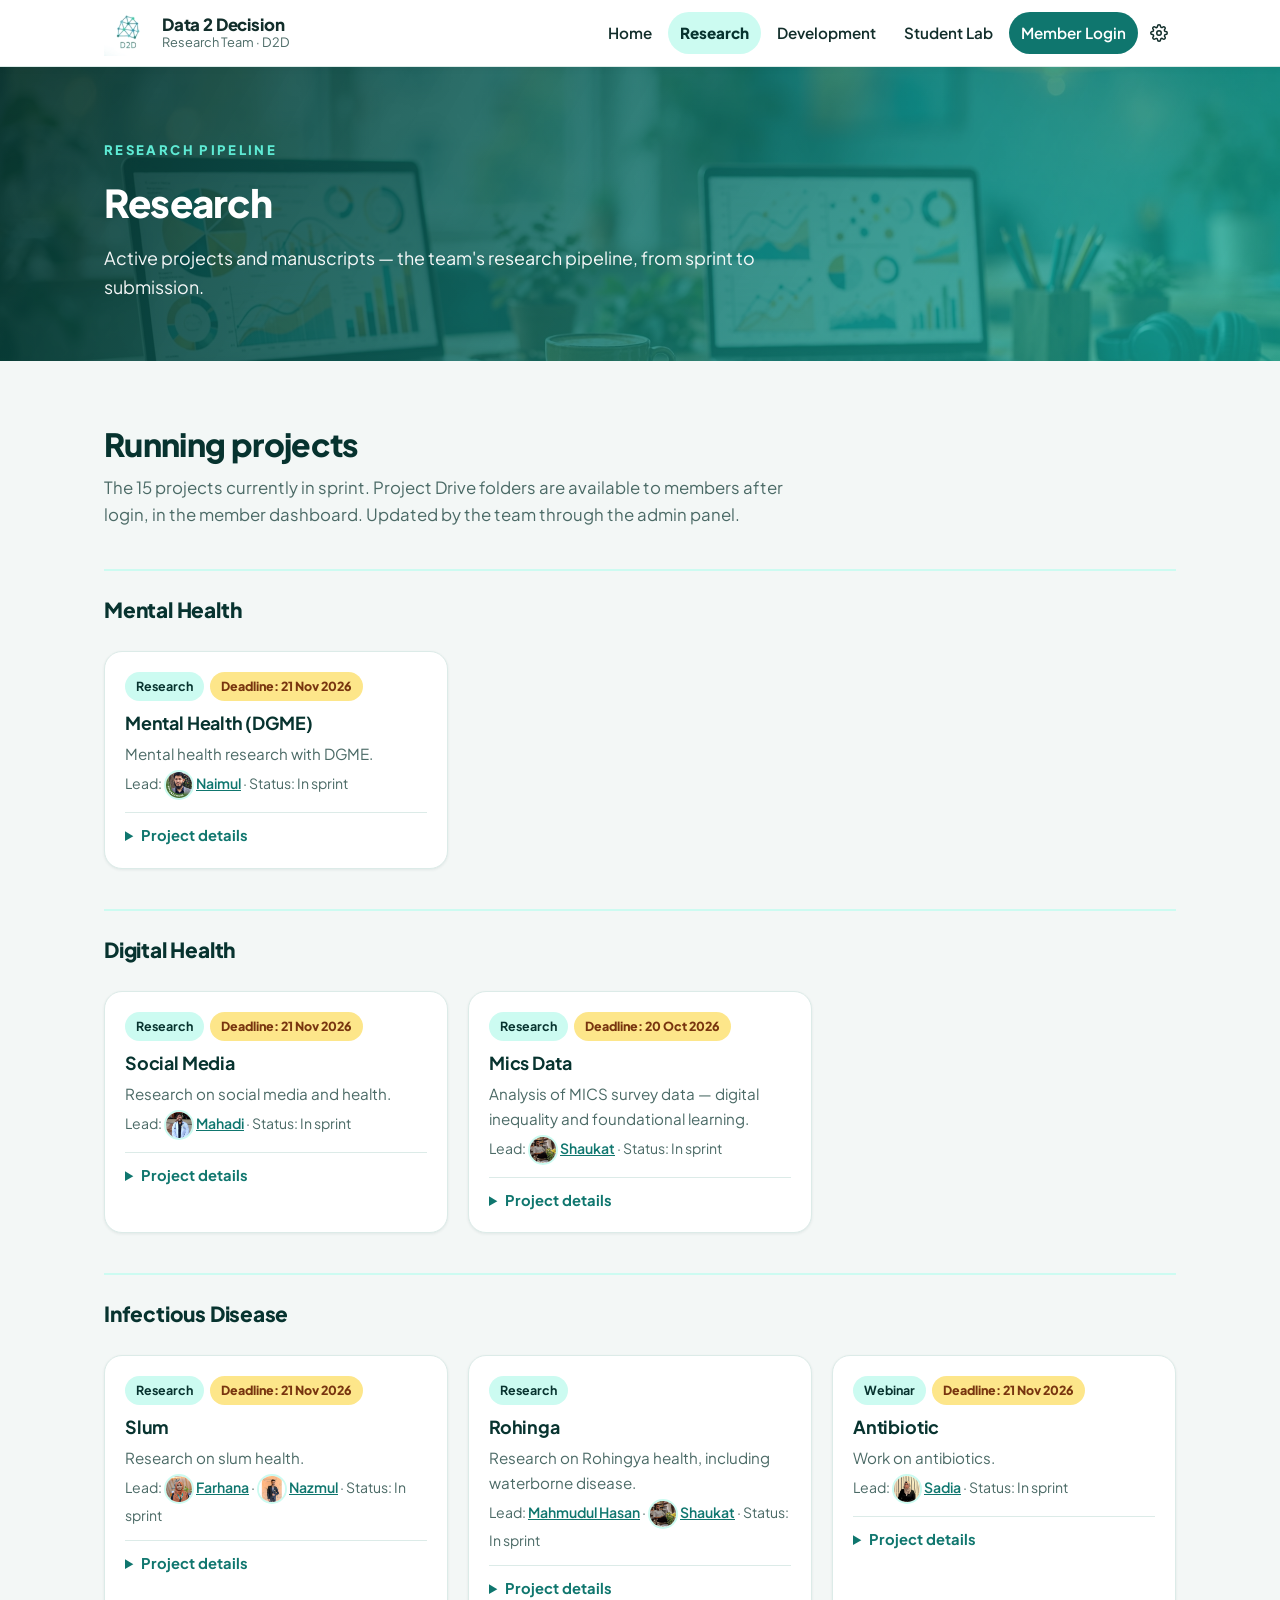
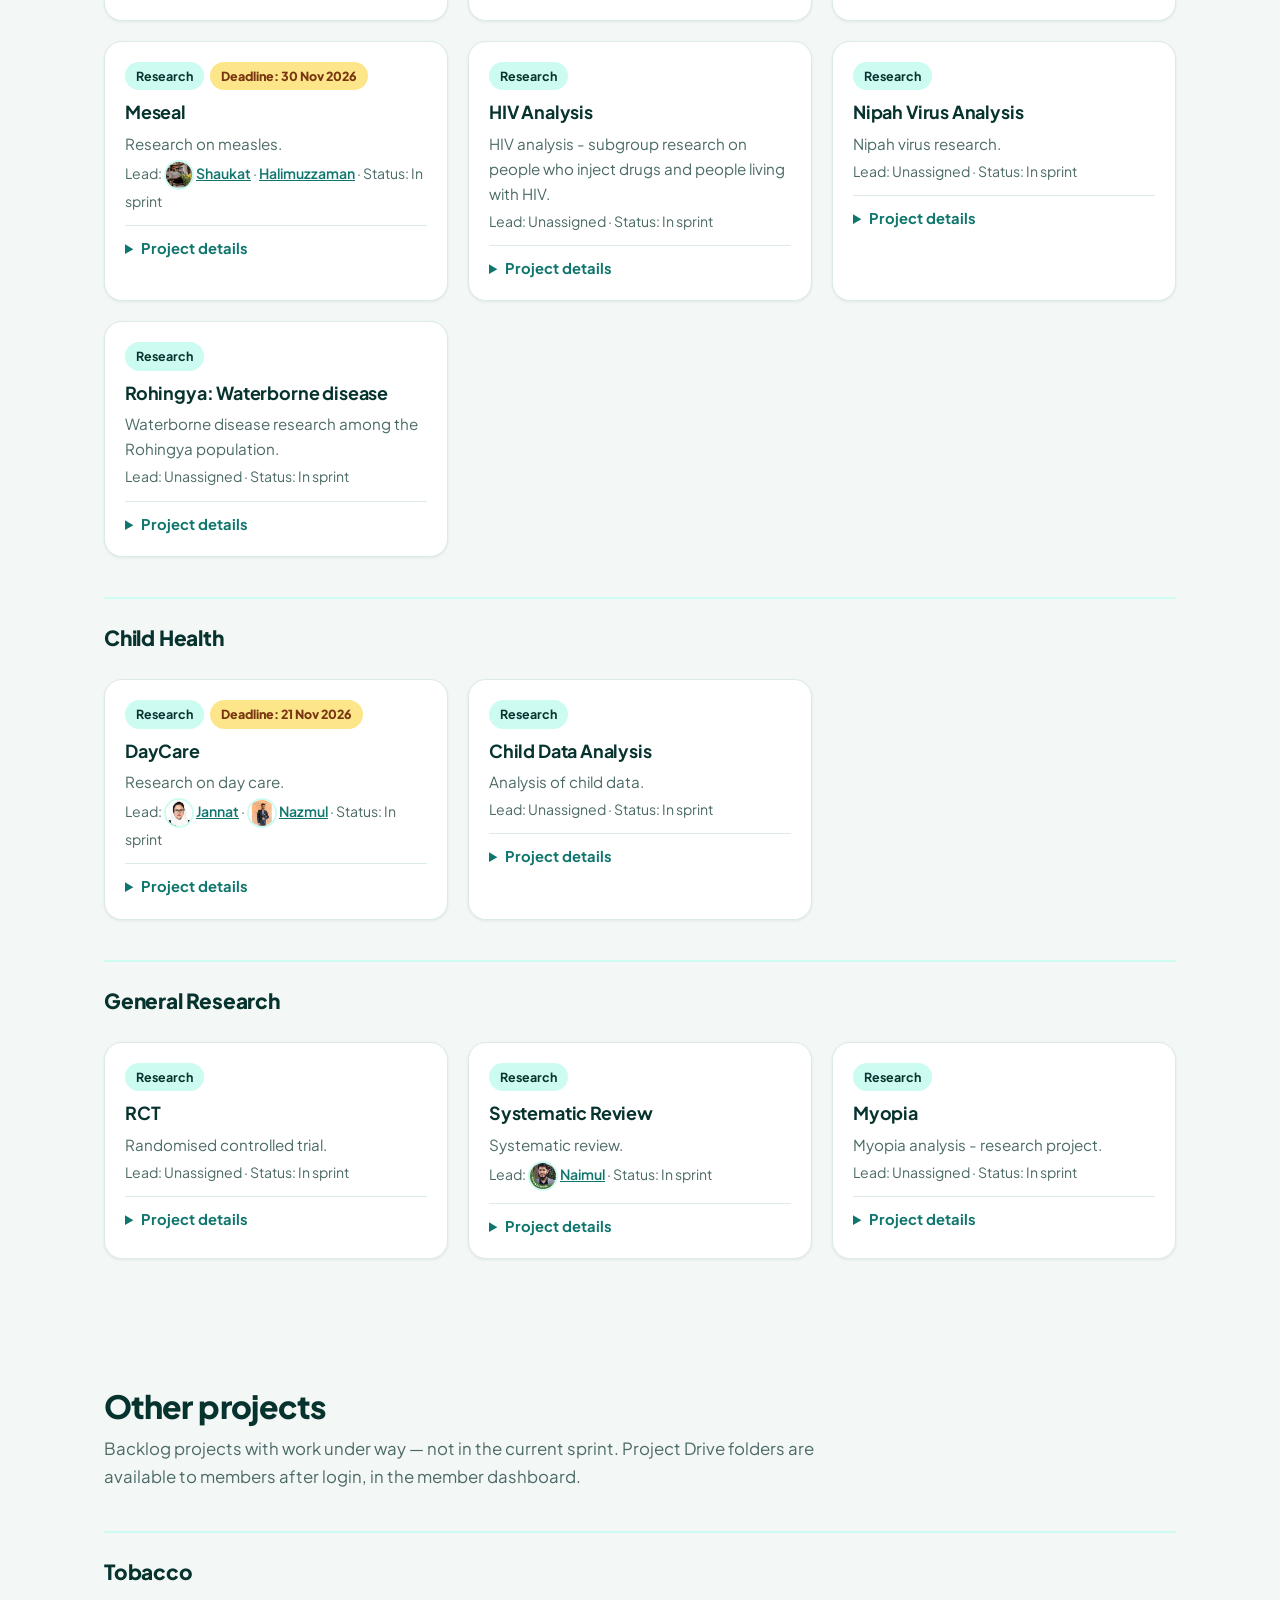
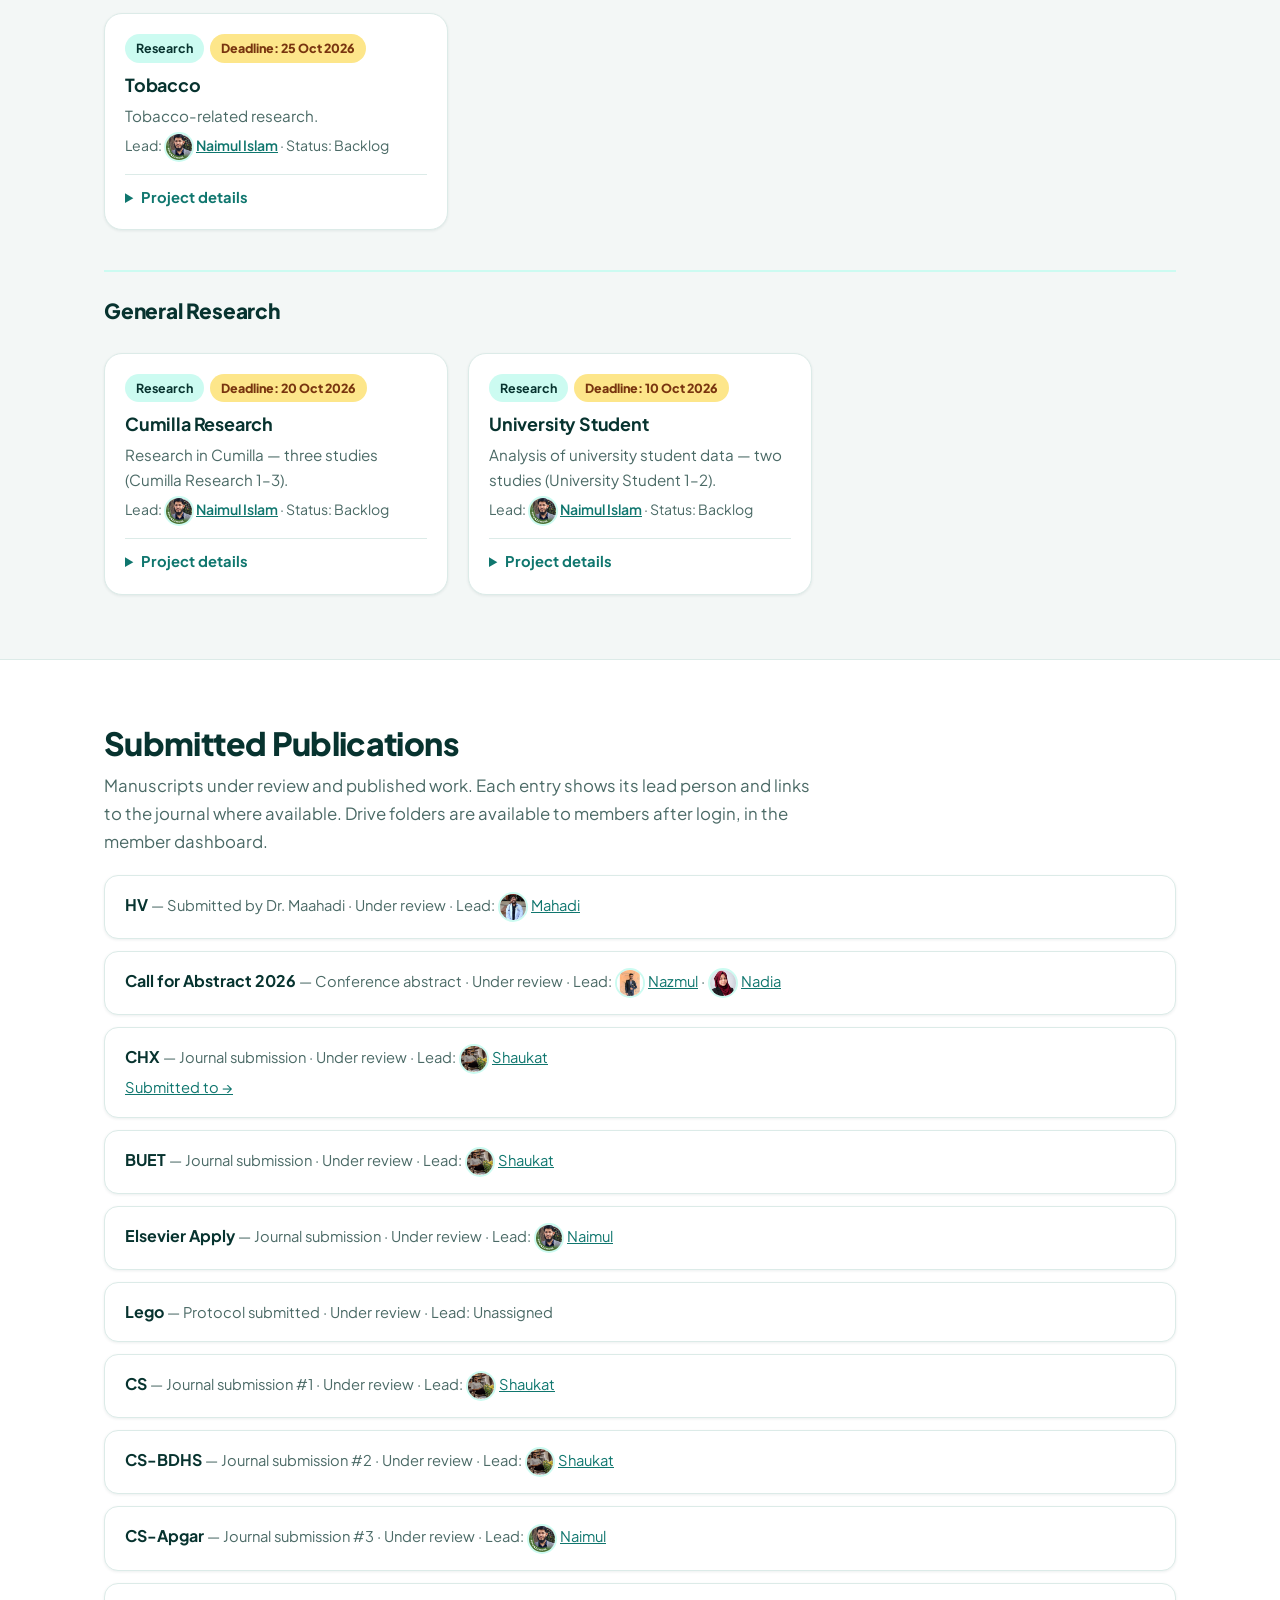
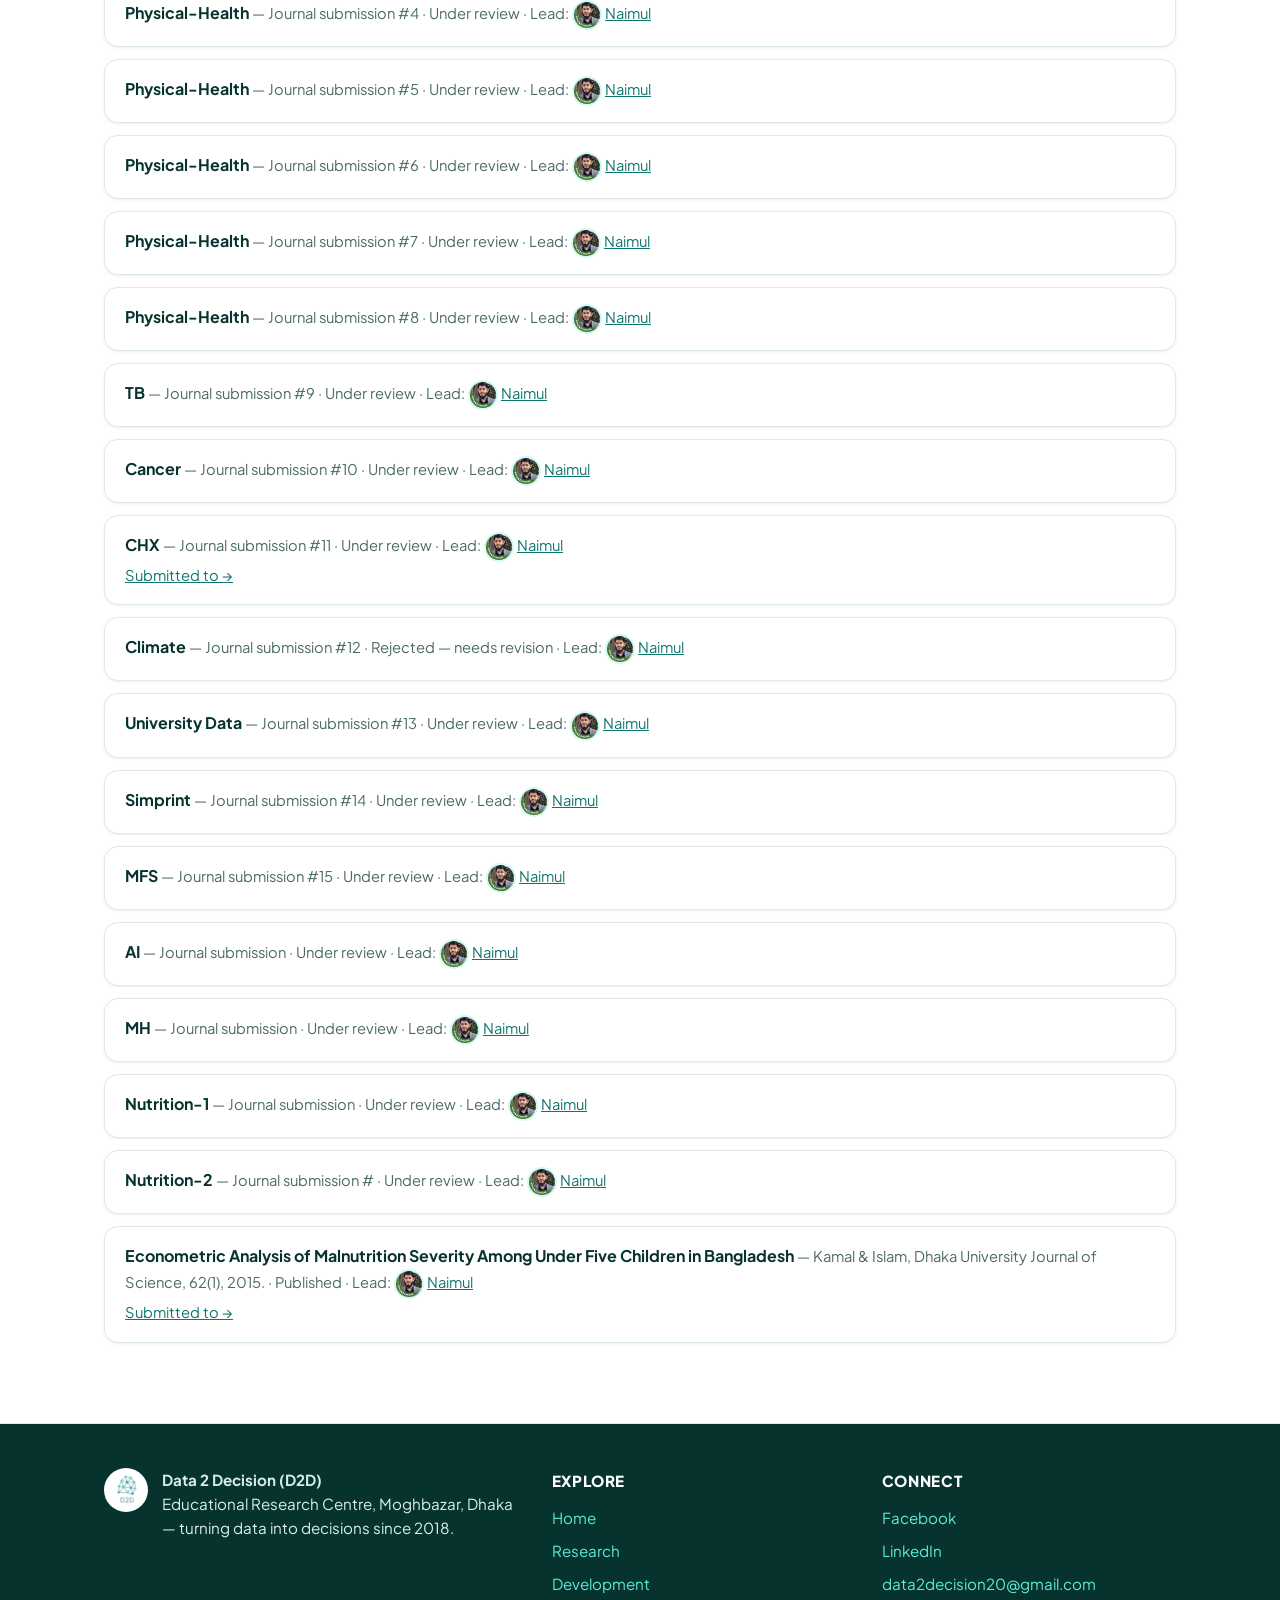
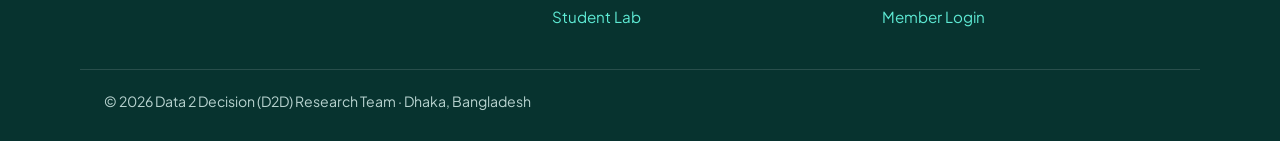
<file: research.html>
<!DOCTYPE html>
<html lang="en">
<head>
  <meta charset="UTF-8">
  <meta name="viewport" content="width=device-width, initial-scale=1.0">
  <title>Research — Data 2 Decision (D2D)</title>
  <meta name="description" content="D2D research: 15 active projects, 3 backlog projects, and manuscripts under review.">
  <link rel="canonical" href="https://d2d-7k4.pages.dev/research">
  <meta property="og:title" content="Research — Data 2 Decision (D2D)">
  <meta property="og:description" content="D2D research: 15 active projects, 3 backlog projects, and manuscripts under review.">
  <meta property="og:type" content="website">
  <meta property="og:url" content="https://d2d-7k4.pages.dev/research">
  <meta property="og:image" content="https://d2d-7k4.pages.dev/assets/hero.jpg">
  <meta name="twitter:card" content="summary_large_image">
  <meta name="twitter:title" content="Research — Data 2 Decision (D2D)">
  <meta name="twitter:description" content="D2D research: 15 active projects, 3 backlog projects, and manuscripts under review.">
  <link rel="icon" type="image/png" href="assets/favicon.png">
  <link rel="stylesheet" href="styles.css">
  <link rel="preconnect" href="https://fonts.googleapis.com">
  <link rel="preconnect" href="https://fonts.gstatic.com" crossorigin>
  <link href="https://fonts.googleapis.com/css2?family=Plus+Jakarta+Sans:wght@400;500;600;700;800&display=swap" rel="stylesheet">
</head>
<body>
  <header class="site-header">
    <div class="wrap header-inner">
      <a class="brand" href="index.html">
        <img src="assets/logo.png" alt="Data 2 Decision logo" class="brand-logo">
        <span class="brand-text"><strong>Data 2 Decision</strong><small>Research Team · D2D</small></span>
      </a>
      <nav class="main-nav">
        <a href="index.html">Home</a>
        <a href="research.html" class="active">Research</a>
        <a href="development.html">Development</a>
        <a href="student-lab.html">Student Lab</a>
        <a href="login.html" class="nav-admin">Member Login</a>
        <a href="admin/" class="nav-settings" title="Settings — Team Login" aria-label="Settings — Team Login"><svg viewBox="0 0 24 24" width="18" height="18" fill="none" stroke="currentColor" stroke-width="2" stroke-linecap="round" stroke-linejoin="round" aria-hidden="true"><circle cx="12" cy="12" r="3"/><path d="M19.4 15a1.65 1.65 0 0 0 .33 1.82l.06.06a2 2 0 0 1 0 2.83 2 2 0 0 1-2.83 0l-.06-.06a1.65 1.65 0 0 0-1.82-.33 1.65 1.65 0 0 0-1 1.51V21a2 2 0 0 1-2 2 2 2 0 0 1-2-2v-.09A1.65 1.65 0 0 0 9 19.4a1.65 1.65 0 0 0-1.82.33l-.06.06a2 2 0 0 1-2.83 0 2 2 0 0 1 0-2.83l.06-.06a1.65 1.65 0 0 0 .33-1.82 1.65 1.65 0 0 0-1.51-1H3a2 2 0 0 1-2-2 2 2 0 0 1 2-2h.09A1.65 1.65 0 0 0 4.6 9a1.65 1.65 0 0 0-.33-1.82l-.06-.06a2 2 0 0 1 0-2.83 2 2 0 0 1 2.83 0l.06.06a1.65 1.65 0 0 0 1.82.33H9a1.65 1.65 0 0 0 1-1.51V3a2 2 0 0 1 2-2 2 2 0 0 1 2 2v.09a1.65 1.65 0 0 0 1 1.51 1.65 1.65 0 0 0 1.82-.33l.06-.06a2 2 0 0 1 2.83 0 2 2 0 0 1 0 2.83l-.06.06a1.65 1.65 0 0 0-.33 1.82V9a1.65 1.65 0 0 0 1.51 1H21a2 2 0 0 1 2 2 2 2 0 0 1-2 2h-.09a1.65 1.65 0 0 0-1.51 1z"/></svg></a>
      </nav>
    </div>
  </header>

  <main>
    <section class="page-hero">
      <div class="wrap">
        <p class="hero-eyebrow">Research pipeline</p>
        <h1>Research</h1>
        <p class="lede-dark">Active projects and manuscripts — the team's research pipeline, from sprint to submission.</p>
      </div>
    </section>

    <section class="section">
      <div class="wrap">
        <h2>Running projects</h2>
        <p class="section-sub">The 15 projects currently in sprint. Project Drive folders are available to members after login, in the member dashboard. Updated by the team through the admin panel.</p>
        <div id="project-list">
          <p class="loading">Loading projects…</p>
        </div>
      </div>
    </section>

    <section class="section">
      <div class="wrap">
        <h2>Other projects</h2>
        <p class="section-sub">Backlog projects with work under way — not in the current sprint. Project Drive folders are available to members after login, in the member dashboard.</p>
        <div id="project-list-other">
          <p class="loading">Loading projects…</p>
        </div>
      </div>
    </section>

    <section class="section section-alt">
      <div class="wrap">
        <h2>Submitted Publications</h2>
        <p class="section-sub">Manuscripts under review and published work. Each entry shows its lead person and links to the journal where available. Drive folders are available to members after login, in the member dashboard.</p>
        <ul class="pub-list" id="publication-list">
          <li class="loading">Loading publications…</li>
        </ul>
      </div>
    </section>
  </main>

  <footer class="site-footer">
    <div class="wrap footer-inner">
      <div class="footer-brand">
        <img src="assets/logo.png" alt="D2D logo" class="footer-logo">
        <p><strong>Data 2 Decision (D2D)</strong><br>Educational Research Centre, Moghbazar, Dhaka — turning data into decisions since 2018.</p>
      </div>
      <div class="footer-col">
        <h3>Explore</h3>
        <ul>
          <li><a href="index.html">Home</a></li>
          <li><a href="research.html">Research</a></li>
          <li><a href="development.html">Development</a></li>
          <li><a href="student-lab.html">Student Lab</a></li>
        </ul>
      </div>
      <div class="footer-col">
        <h3>Connect</h3>
        <ul>
          <li><a href="https://www.facebook.com/p/Data-2-Decision-100027231354994/">Facebook</a></li>
          <li><a href="https://www.linkedin.com/company/data-to-decision/">LinkedIn</a></li>
          <li><a href="mailto:data2decision20@gmail.com">data2decision20@gmail.com</a></li>
          <li><a href="login.html">Member Login</a></li>
        </ul>
      </div>
    </div>
    <div class="wrap footer-bottom">
      <p>© <span id="year">2026</span> Data 2 Decision (D2D) Research Team · Dhaka, Bangladesh</p>
    </div>
  </footer>

  <script src="app.js"></script>
</body>
</html>
</file>
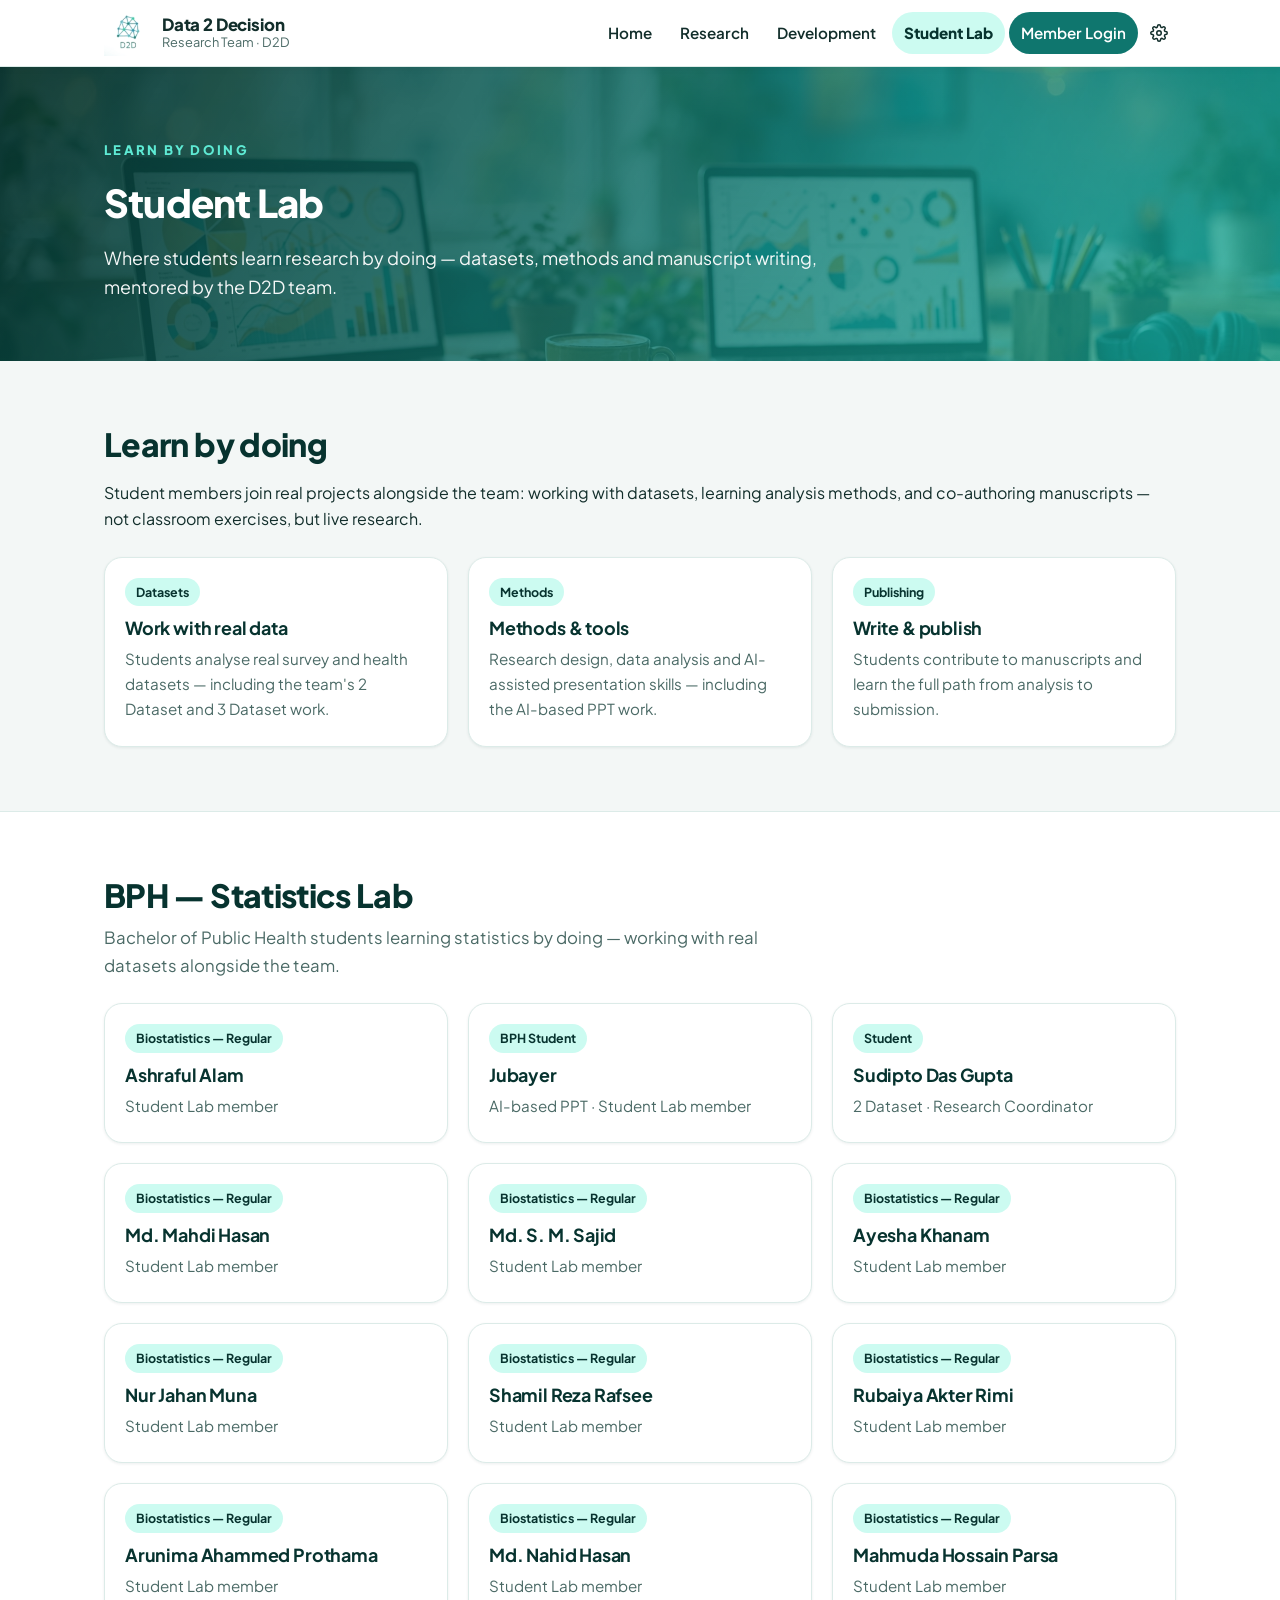
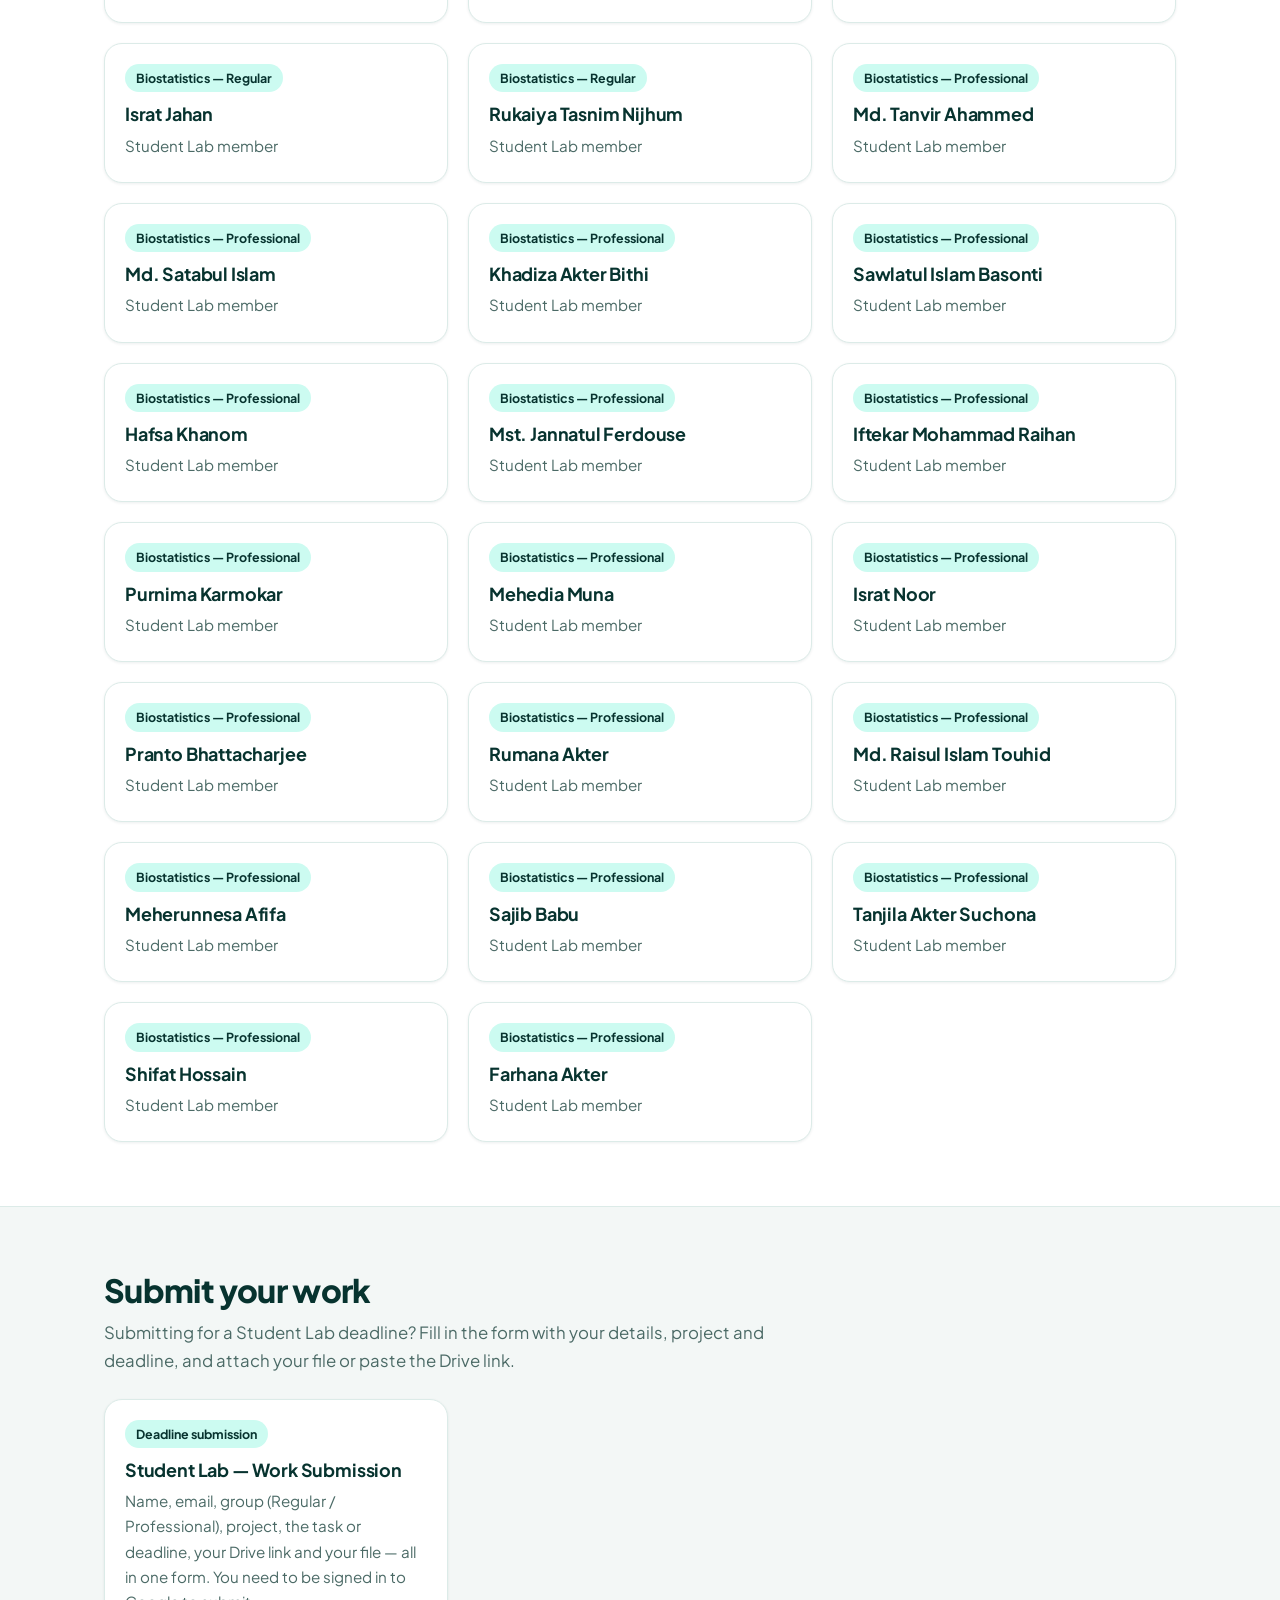
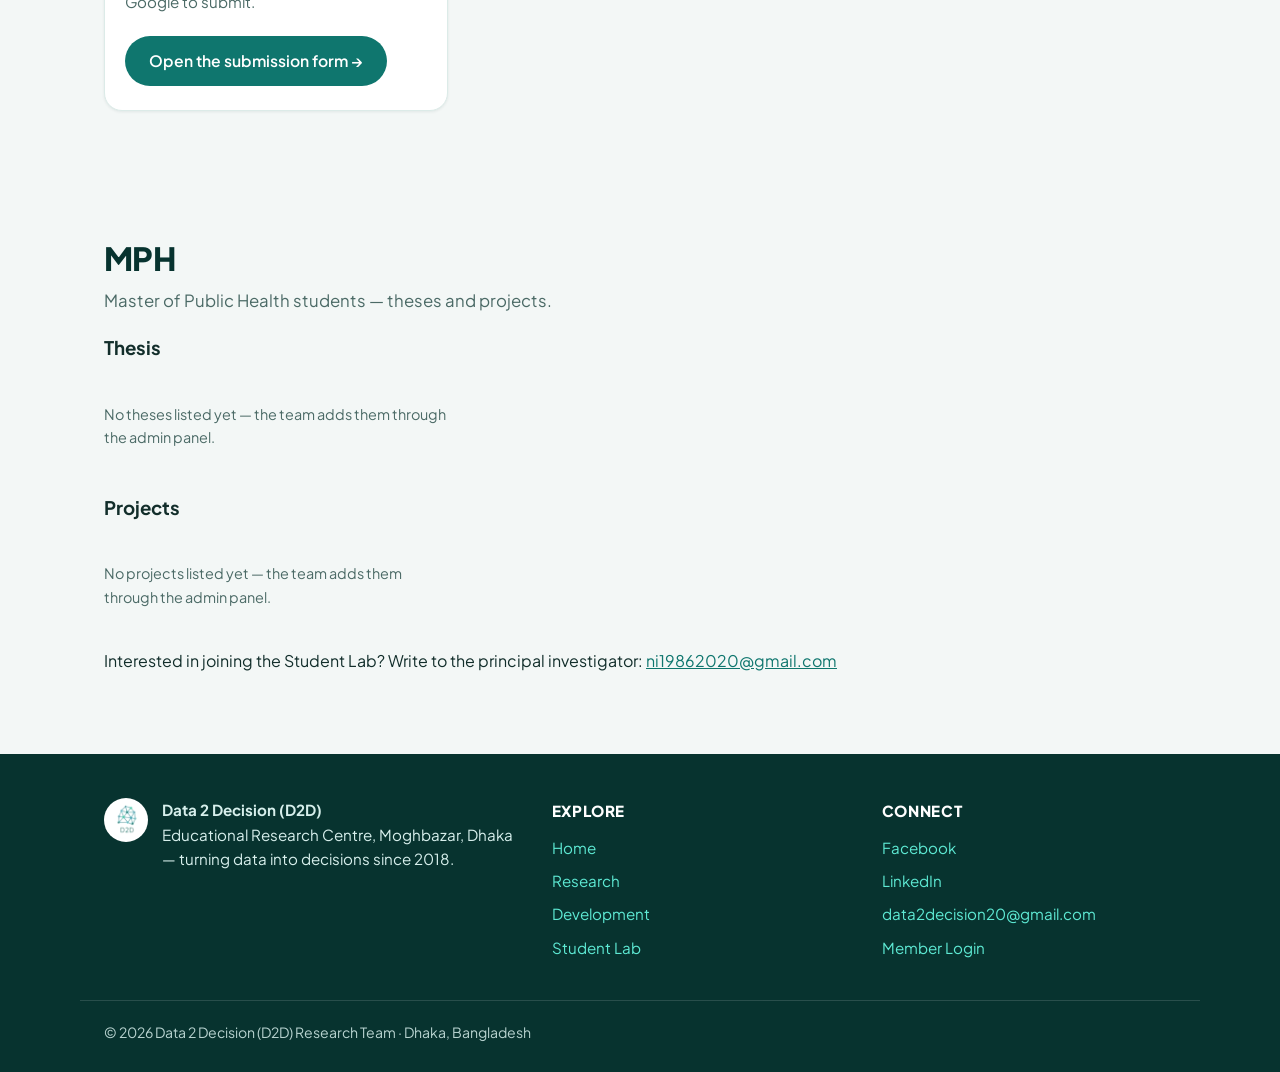
<file: student-lab.html>
<!DOCTYPE html>
<html lang="en">
<head>
  <meta charset="UTF-8">
  <meta name="viewport" content="width=device-width, initial-scale=1.0">
  <title>Student Lab — Data 2 Decision (D2D)</title>
  <meta name="description" content="D2D Student Lab: where students learn research by doing — datasets, methods and manuscript writing.">
  <link rel="canonical" href="https://d2d-7k4.pages.dev/student-lab">
  <meta property="og:title" content="Student Lab — Data 2 Decision (D2D)">
  <meta property="og:description" content="D2D Student Lab: where students learn research by doing — datasets, methods and manuscript writing.">
  <meta property="og:type" content="website">
  <meta property="og:url" content="https://d2d-7k4.pages.dev/student-lab">
  <meta property="og:image" content="https://d2d-7k4.pages.dev/assets/hero.jpg">
  <meta name="twitter:card" content="summary_large_image">
  <meta name="twitter:title" content="Student Lab — Data 2 Decision (D2D)">
  <meta name="twitter:description" content="D2D Student Lab: where students learn research by doing — datasets, methods and manuscript writing.">
  <link rel="icon" type="image/png" href="assets/favicon.png">
  <link rel="stylesheet" href="styles.css">
  <link rel="preconnect" href="https://fonts.googleapis.com">
  <link rel="preconnect" href="https://fonts.gstatic.com" crossorigin>
  <link href="https://fonts.googleapis.com/css2?family=Plus+Jakarta+Sans:wght@400;500;600;700;800&display=swap" rel="stylesheet">
</head>
<body>
  <header class="site-header">
    <div class="wrap header-inner">
      <a class="brand" href="index.html">
        <img src="assets/logo.png" alt="Data 2 Decision logo" class="brand-logo">
        <span class="brand-text"><strong>Data 2 Decision</strong><small>Research Team · D2D</small></span>
      </a>
      <nav class="main-nav">
        <a href="index.html">Home</a>
        <a href="research.html">Research</a>
        <a href="development.html">Development</a>
        <a href="student-lab.html" class="active">Student Lab</a>
        <a href="login.html" class="nav-admin">Member Login</a>
        <a href="admin/" class="nav-settings" title="Settings — Team Login" aria-label="Settings — Team Login"><svg viewBox="0 0 24 24" width="18" height="18" fill="none" stroke="currentColor" stroke-width="2" stroke-linecap="round" stroke-linejoin="round" aria-hidden="true"><circle cx="12" cy="12" r="3"/><path d="M19.4 15a1.65 1.65 0 0 0 .33 1.82l.06.06a2 2 0 0 1 0 2.83 2 2 0 0 1-2.83 0l-.06-.06a1.65 1.65 0 0 0-1.82-.33 1.65 1.65 0 0 0-1 1.51V21a2 2 0 0 1-2 2 2 2 0 0 1-2-2v-.09A1.65 1.65 0 0 0 9 19.4a1.65 1.65 0 0 0-1.82.33l-.06.06a2 2 0 0 1-2.83 0 2 2 0 0 1 0-2.83l.06-.06a1.65 1.65 0 0 0 .33-1.82 1.65 1.65 0 0 0-1.51-1H3a2 2 0 0 1-2-2 2 2 0 0 1 2-2h.09A1.65 1.65 0 0 0 4.6 9a1.65 1.65 0 0 0-.33-1.82l-.06-.06a2 2 0 0 1 0-2.83 2 2 0 0 1 2.83 0l.06.06a1.65 1.65 0 0 0 1.82.33H9a1.65 1.65 0 0 0 1-1.51V3a2 2 0 0 1 2-2 2 2 0 0 1 2 2v.09a1.65 1.65 0 0 0 1 1.51 1.65 1.65 0 0 0 1.82-.33l.06-.06a2 2 0 0 1 2.83 0 2 2 0 0 1 0 2.83l-.06.06a1.65 1.65 0 0 0-.33 1.82V9a1.65 1.65 0 0 0 1.51 1H21a2 2 0 0 1 2 2 2 2 0 0 1-2 2h-.09a1.65 1.65 0 0 0-1.51 1z"/></svg></a>
      </nav>
    </div>
  </header>

  <main>
    <section class="page-hero">
      <div class="wrap">
        <p class="hero-eyebrow">Learn by doing</p>
        <h1>Student Lab</h1>
        <p class="lede-dark">Where students learn research by doing — datasets, methods and manuscript writing, mentored by the D2D team.</p>
      </div>
    </section>

    <section class="section">
      <div class="wrap">
        <h2>Learn by doing</h2>
        <p>Student members join real projects alongside the team: working with datasets, learning analysis methods, and co-authoring manuscripts — not classroom exercises, but live research.</p>
        <div class="cards">
          <article class="card">
            <span class="tag">Datasets</span>
            <h3>Work with real data</h3>
            <p>Students analyse real survey and health datasets — including the team's 2 Dataset and 3 Dataset work.</p>
          </article>
          <article class="card">
            <span class="tag">Methods</span>
            <h3>Methods &amp; tools</h3>
            <p>Research design, data analysis and AI-assisted presentation skills — including the AI-based PPT work.</p>
          </article>
          <article class="card">
            <span class="tag">Publishing</span>
            <h3>Write &amp; publish</h3>
            <p>Students contribute to manuscripts and learn the full path from analysis to submission.</p>
          </article>
        </div>
      </div>
    </section>

    <section class="section section-alt">
      <div class="wrap">
        <h2>BPH — Statistics Lab</h2>
        <p class="section-sub">Bachelor of Public Health students learning statistics by doing — working with real datasets alongside the team.</p>
        <div class="cards" id="bph-list">
          <p class="loading">Loading Statistics Lab…</p>
        </div>
      </div>
    </section>

    <section class="section">
      <div class="wrap">
        <h2>Submit your work</h2>
        <p class="section-sub">Submitting for a Student Lab deadline? Fill in the form with your details, project and deadline, and attach your file or paste the Drive link.</p>
        <div class="cards">
          <article class="card">
            <span class="tag">Deadline submission</span>
            <h3>Student Lab — Work Submission</h3>
            <p>Name, email, group (Regular / Professional), project, the task or deadline, your Drive link and your file — all in one form. You need to be signed in to Google to submit.</p>
            <p><a class="btn btn-teal" href="https://docs.google.com/forms/d/e/1FAIpQLSctRphMwAIRpfZDJqesi5NlyGIgvu0v_yloA7Std0tCySNQdg/viewform" target="_blank" rel="noopener">Open the submission form →</a></p>
          </article>
        </div>
      </div>
    </section>

    <section class="section">
      <div class="wrap">
        <h2>MPH</h2>
        <p class="section-sub">Master of Public Health students — theses and projects.</p>
        <h3>Thesis</h3>
        <div class="cards" id="mph-thesis-list">
          <p class="loading">Loading theses…</p>
        </div>
        <h3 style="margin-top: 28px;">Projects</h3>
        <div class="cards" id="mph-projects-list">
          <p class="loading">Loading projects…</p>
        </div>
        <p style="margin-top: 24px;">Interested in joining the Student Lab? Write to the principal investigator: <a href="mailto:ni19862020@gmail.com">ni19862020@gmail.com</a></p>
      </div>
    </section>
  </main>

  <footer class="site-footer">
    <div class="wrap footer-inner">
      <div class="footer-brand">
        <img src="assets/logo.png" alt="D2D logo" class="footer-logo">
        <p><strong>Data 2 Decision (D2D)</strong><br>Educational Research Centre, Moghbazar, Dhaka — turning data into decisions since 2018.</p>
      </div>
      <div class="footer-col">
        <h3>Explore</h3>
        <ul>
          <li><a href="index.html">Home</a></li>
          <li><a href="research.html">Research</a></li>
          <li><a href="development.html">Development</a></li>
          <li><a href="student-lab.html">Student Lab</a></li>
        </ul>
      </div>
      <div class="footer-col">
        <h3>Connect</h3>
        <ul>
          <li><a href="https://www.facebook.com/p/Data-2-Decision-100027231354994/">Facebook</a></li>
          <li><a href="https://www.linkedin.com/company/data-to-decision/">LinkedIn</a></li>
          <li><a href="mailto:data2decision20@gmail.com">data2decision20@gmail.com</a></li>
          <li><a href="login.html">Member Login</a></li>
        </ul>
      </div>
    </div>
    <div class="wrap footer-bottom">
      <p>© <span id="year">2026</span> Data 2 Decision (D2D) Research Team · Dhaka, Bangladesh</p>
    </div>
  </footer>

  <script src="app.js"></script>
</body>
</html>
</file>
<file: styles.css>
/* Data 2 Decision — design system (2026-11-22 UX refresh)
   Teal identity kept; Plus Jakarta Sans, photo hero, softer surfaces,
   lifted cards, scrollable mobile nav, richer footer. */

:root {
  --teal-900: #07332f;
  --teal-800: #0a4a44;
  --teal-700: #0f766e;
  --teal-600: #0d9488;
  --teal-500: #14b8a6;
  --teal-300: #5eead4;
  --teal-100: #ccfbf1;
  --teal-50: #f0fdfa;
  --amber-100: #fef3c7;
  --amber-300: #fde68a;
  --amber-900: #78350f;
  --ink: #122e2b;
  --muted: #4b6a66;
  --bg: #f3f7f6;
  --card: #ffffff;
  --line: #dcebe8;
  --shadow-sm: 0 1px 3px rgba(7, 51, 47, 0.08);
  --shadow-md: 0 10px 28px rgba(7, 51, 47, 0.13);
  --radius: 18px;
}

* { box-sizing: border-box; }
html { scroll-behavior: smooth; }
body {
  margin: 0;
  font-family: "Plus Jakarta Sans", system-ui, -apple-system, "Segoe UI", Roboto, Helvetica, Arial, sans-serif;
  color: var(--ink);
  background: var(--bg);
  line-height: 1.65;
  -webkit-font-smoothing: antialiased;
}
::selection { background: var(--teal-300); color: var(--teal-900); }
a { color: var(--teal-700); }
a:focus-visible, button:focus-visible, summary:focus-visible {
  outline: 3px solid var(--teal-300);
  outline-offset: 2px;
  border-radius: 4px;
}
img { max-width: 100%; }
.wrap { max-width: 1120px; margin: 0 auto; padding: 0 24px; }

/* Header */
.site-header {
  position: sticky; top: 0; z-index: 10;
  background: rgba(255, 255, 255, 0.96);
  backdrop-filter: blur(8px);
  border-bottom: 1px solid var(--line);
  box-shadow: 0 1px 8px rgba(7, 51, 47, 0.05);
}
.header-inner { display: flex; align-items: center; justify-content: space-between; gap: 16px; padding: 10px 24px; }
.brand { display: flex; align-items: center; gap: 12px; text-decoration: none; color: var(--ink); }
.brand-logo { height: 46px; width: 46px; object-fit: contain; }
.brand-text { display: flex; flex-direction: column; line-height: 1.2; }
.brand-text strong { font-size: 1.05rem; font-weight: 800; letter-spacing: -0.01em; }
.brand-text small { color: var(--muted); font-size: 0.8rem; }
.main-nav { display: flex; gap: 4px; flex-wrap: wrap; align-items: center; }
.main-nav a { padding: 8px 12px; text-decoration: none; color: var(--ink); border-radius: 999px; font-size: 0.95rem; font-weight: 600; transition: background 0.15s ease, color 0.15s ease; }
.main-nav a:hover { background: var(--teal-100); }
.main-nav a.active { background: var(--teal-100); font-weight: 800; color: var(--teal-900); }

/* Inner page hero — photo background, teal overlay */
.page-hero {
  background:
    linear-gradient(120deg, rgba(7, 51, 47, 0.92) 0%, rgba(15, 118, 110, 0.82) 55%, rgba(20, 184, 166, 0.72) 100%),
    url("assets/hero.jpg") center 38% / cover no-repeat;
  color: #fff;
  padding: 72px 0 60px;
}
.page-hero h1 { margin: 0 0 10px; font-size: 2.4rem; font-weight: 800; letter-spacing: -0.02em; }
.lede-dark { max-width: 720px; margin: 0; font-size: 1.12rem; opacity: 0.95; line-height: 1.6; }
.nav-admin { background: var(--teal-700); color: #fff !important; font-weight: 700; }
.nav-admin:hover { background: var(--teal-900) !important; }

/* Hero — photo background, teal overlay */
.hero {
  background:
    linear-gradient(160deg, rgba(7, 51, 47, 0.88) 0%, rgba(15, 118, 110, 0.78) 55%, rgba(20, 184, 166, 0.68) 100%),
    url("assets/hero.jpg") center 42% / cover no-repeat;
  color: #fff;
  padding: 84px 0 72px;
  text-align: center;
}
.hero-logo {
  height: 148px; width: 148px; object-fit: contain;
  background: #fff; border-radius: 50%; padding: 10px;
  box-shadow: 0 16px 40px rgba(0, 0, 0, 0.28);
}
.hero-eyebrow {
  margin: 26px 0 0;
  font-size: 0.82rem; font-weight: 800;
  letter-spacing: 0.18em; text-transform: uppercase;
  color: var(--teal-300);
}
.hero h1 { font-size: 3rem; margin: 10px 0 12px; font-weight: 800; letter-spacing: -0.025em; line-height: 1.1; }
.lede { max-width: 720px; margin: 0 auto; font-size: 1.15rem; opacity: 0.95; line-height: 1.6; }
.hero-cta { margin-top: 30px; display: flex; gap: 12px; justify-content: center; flex-wrap: wrap; }
.btn {
  display: inline-block; padding: 12px 24px; border-radius: 999px;
  text-decoration: none; font-weight: 700; font-size: 0.98rem;
  transition: transform 0.15s ease, box-shadow 0.15s ease, background 0.15s ease;
}
.btn:hover { transform: translateY(-2px); }
.btn-light { background: #fff; color: var(--teal-900); box-shadow: 0 8px 20px rgba(0, 0, 0, 0.22); }
.btn-light:hover { background: var(--teal-100); }
.btn-outline { border: 2px solid rgba(255, 255, 255, 0.9); color: #fff; }
.btn-outline:hover { background: rgba(255, 255, 255, 0.14); }
.stats { display: flex; gap: 16px; justify-content: center; flex-wrap: wrap; margin-top: 44px; }
.stat {
  background: rgba(255, 255, 255, 0.13);
  border: 1px solid rgba(255, 255, 255, 0.28);
  border-radius: 16px; padding: 16px 24px; min-width: 158px;
  backdrop-filter: blur(6px);
}
.stat-num { display: block; font-size: 1.8rem; font-weight: 800; letter-spacing: -0.02em; }
.stat-label { font-size: 0.9rem; opacity: 0.92; }

/* Sections */
.section { padding: 64px 0; }
.section-alt { background: #fff; border-top: 1px solid var(--line); border-bottom: 1px solid var(--line); }
.eyebrow {
  margin: 0 0 6px;
  font-size: 0.8rem; font-weight: 800;
  letter-spacing: 0.16em; text-transform: uppercase;
  color: var(--teal-700);
}
.section h2 { margin: 0 0 10px; font-size: 2rem; font-weight: 800; color: var(--teal-900); letter-spacing: -0.02em; line-height: 1.2; }
.section-sub { color: var(--muted); margin: 0 0 4px; font-size: 1.05rem; max-width: 720px; }
.flow { display: flex; gap: 10px; align-items: center; flex-wrap: wrap; margin: 24px 0; }
.flow-step {
  background: var(--teal-100); color: var(--teal-900);
  border-radius: 999px; padding: 9px 18px; font-weight: 700; font-size: 0.95rem;
  box-shadow: var(--shadow-sm);
}
.flow-arrow { color: var(--teal-500); font-weight: 800; }

/* About — two-column with a real team photo */
.about-grid { display: grid; grid-template-columns: 1.15fr 0.85fr; gap: 40px; align-items: start; margin-top: 8px; }
.about-text p:first-child { margin-top: 0; }
.about-photo { margin: 0; }
.about-photo img {
  display: block; width: 100%; height: 300px; object-fit: cover;
  border-radius: var(--radius); box-shadow: var(--shadow-md);
}
.about-photo figcaption { margin-top: 10px; font-size: 0.88rem; color: var(--muted); line-height: 1.5; }

/* Cards */
.cards { display: grid; grid-template-columns: repeat(auto-fill, minmax(260px, 1fr)); gap: 20px; margin-top: 24px; }
.card {
  background: var(--card); border: 1px solid var(--line); border-radius: var(--radius);
  padding: 20px; box-shadow: var(--shadow-sm);
  transition: transform 0.18s ease, box-shadow 0.18s ease;
}
.card:hover { transform: translateY(-4px); box-shadow: var(--shadow-md); }
.card h3 { margin: 0 0 6px; font-size: 1.12rem; font-weight: 700; color: var(--teal-900); letter-spacing: -0.01em; line-height: 1.35; }
.card p { margin: 4px 0; color: var(--muted); font-size: 0.95rem; }
.card p a { font-weight: 600; }
.tag { display: inline-block; background: var(--teal-100); color: var(--teal-900); font-size: 0.78rem; font-weight: 700; border-radius: 999px; padding: 4px 11px; margin-bottom: 10px; }
.tag.deadline-tag { background: var(--amber-300); color: var(--amber-900); font-weight: 800; margin-left: 6px; }
.card .meta { font-size: 0.88rem; color: var(--muted); }
.loading { color: var(--muted); }

/* Collaboration logos */
.collab-card .collab-logo {
  display: block; width: 100%; height: 110px; object-fit: contain;
  background: #fff; border-radius: 10px; padding: 10px; margin-bottom: 12px;
}
.collab-card h3 a { text-decoration: none; }
.collab-card h3 a:hover { text-decoration: underline; }

/* Achievements & features — top-bleed photos */
.achievement-card, .feature-card { overflow: hidden; }
.achievement-photo, .feature-photo {
  display: block; width: calc(100% + 40px); height: 200px; object-fit: cover;
  margin: -20px -20px 14px;
}
.collab-card h3 a:hover { text-decoration: underline; }

/* Team cards */
.team-group-title {
  margin: 40px 0 0; padding-top: 22px;
  border-top: 2px solid var(--teal-100);
  font-size: 1.3rem; font-weight: 800; color: var(--teal-900); letter-spacing: -0.01em;
}
.team-group { margin-bottom: 8px; }
.team-card .team-photo {
  display: block; height: 88px; width: 88px; object-fit: cover;
  border-radius: 50%; border: 3px solid var(--teal-100); margin-bottom: 12px;
}
.team-card .team-initials {
  display: flex; align-items: center; justify-content: center;
  height: 88px; width: 88px; border-radius: 50%;
  background: var(--teal-700); color: #fff; font-size: 1.5rem; font-weight: 800;
  margin-bottom: 12px;
}
.member-links { font-size: 0.88rem; word-break: break-all; }
.member-links a { text-decoration: none; }
.member-links a:hover { text-decoration: underline; }

/* Expandable project details */
.project-details { margin-top: 12px; border-top: 1px solid var(--line); padding-top: 10px; }
.project-details summary { cursor: pointer; color: var(--teal-700); font-weight: 700; font-size: 0.92rem; }
.project-details summary:hover { text-decoration: underline; }

/* Publications */
.pub-list { list-style: none; padding: 0; margin-top: 20px; }
.pub-list li {
  background: var(--card); border: 1px solid var(--line); border-radius: 14px;
  padding: 16px 20px; margin-bottom: 12px; box-shadow: var(--shadow-sm);
  transition: transform 0.15s ease, box-shadow 0.15s ease;
}
.pub-list li:hover { transform: translateY(-2px); box-shadow: var(--shadow-md); }
.pub-list .pub-topic { font-weight: 700; color: var(--teal-900); }
.pub-list .pub-note { color: var(--muted); font-size: 0.92rem; }

/* Footer — three columns */
.site-footer { background: var(--teal-900); color: #d7efec; padding: 44px 0 28px; }
.footer-inner {
  display: grid; grid-template-columns: 1.4fr 1fr 1fr; gap: 36px; align-items: start;
}
.footer-brand { display: flex; gap: 14px; align-items: flex-start; }
.footer-logo { height: 44px; width: 44px; object-fit: contain; background: #fff; border-radius: 50%; padding: 3px; flex-shrink: 0; }
.footer-brand p { margin: 0; font-size: 0.95rem; line-height: 1.6; }
.footer-col h3 { margin: 0 0 12px; font-size: 0.95rem; font-weight: 800; color: #fff; letter-spacing: 0.04em; text-transform: uppercase; }
.footer-col ul { list-style: none; margin: 0; padding: 0; }
.footer-col li { margin-bottom: 8px; font-size: 0.95rem; }
.footer-col a { color: #d7efec; text-decoration: none; }
.footer-col a:hover { color: #fff; text-decoration: underline; }
.footer-bottom {
  margin-top: 32px; padding-top: 20px; border-top: 1px solid rgba(255, 255, 255, 0.16);
  font-size: 0.88rem; opacity: 0.85;
}
.small { font-size: 0.9rem; color: var(--muted); }
.quote {
  margin: 24px 0; padding: 14px 20px;
  border-left: 4px solid var(--teal-500); border-radius: 0 12px 12px 0;
  background: var(--teal-50);
  font-style: italic; color: var(--muted);
}
.quote span { font-style: normal; font-size: 0.9rem; }
.site-footer a { color: var(--teal-300); }
.lead-photo { width: 30px; height: 30px; border-radius: 50%; object-fit: cover; vertical-align: middle; border: 2px solid var(--teal-100); }

/* Member login & dashboard */
.form-card { max-width: 560px; margin: 0 auto; }
.form-card label { display: block; font-weight: 700; color: var(--teal-900); margin: 14px 0 4px; }
.form-card input[type="password"],
.form-card input[type="email"],
.form-card input[type="text"],
.form-card textarea,
.form-card select {
  width: 100%; padding: 11px 13px; border: 1px solid var(--line); border-radius: 10px;
  font: inherit; color: var(--ink); background: #fff;
}
.form-card textarea { min-height: 90px; resize: vertical; }
.btn-teal { background: var(--teal-700); color: #fff; border: none; cursor: pointer; margin-top: 18px; }
.btn-teal:hover { background: var(--teal-900); }
.btn-secondary { background: #fff; color: var(--teal-900); border: 2px solid var(--teal-700); cursor: pointer; }
.form-error { display: none; color: #991b1b; background: #fee2e2; border: 1px solid #fca5a5; border-radius: 10px; padding: 10px 14px; margin-top: 14px; }
.form-error.show { display: block; }
.form-note { margin-top: 14px; }
.dashboard-profile { display: flex; gap: 18px; align-items: center; flex-wrap: wrap; margin: 18px 0; }
.dashboard-profile img { height: 96px; width: 96px; object-fit: cover; border-radius: 50%; border: 3px solid var(--teal-100); }
.dashboard-profile .team-initials { height: 96px; width: 96px; font-size: 1.8rem; }
.dashboard-profile h3 { margin: 0; font-size: 1.3rem; }
.suggestion-list { list-style: disc; padding-left: 20px; color: var(--muted); }
.suggestion-list li { margin-bottom: 6px; }
.dashboard-actions { display: flex; gap: 10px; flex-wrap: wrap; margin-top: 18px; }
.dashboard-actions .btn { margin-top: 0; }

@media (max-width: 820px) {
  .about-grid { grid-template-columns: 1fr; gap: 24px; }
  .about-photo img { height: 240px; }
  .footer-inner { grid-template-columns: 1fr 1fr; }
}

@media (max-width: 640px) {
  .hero { padding: 64px 0 56px; }
  .hero h1 { font-size: 2.1rem; }
  .hero-logo { height: 112px; width: 112px; }
  .page-hero { padding: 56px 0 44px; }
  .page-hero h1 { font-size: 1.9rem; }
  .section { padding: 48px 0; }
  .section h2 { font-size: 1.6rem; }
  .header-inner { flex-wrap: wrap; padding: 10px 16px; }
  .main-nav {
    display: flex; flex-wrap: nowrap; order: 3; width: 100%;
    overflow-x: auto; padding-bottom: 4px; gap: 2px;
    -webkit-overflow-scrolling: touch;
  }
  .main-nav a { white-space: nowrap; }
  .footer-inner { grid-template-columns: 1fr; gap: 24px; }
  .stat { min-width: 0; flex: 1 1 40%; padding: 12px 14px; }
}

.page-hero .hero-eyebrow { margin: 0 0 10px; }
.footer-bottom p { margin: 0; }

/* Settings gear icon in the header (right side): opens the Team Login admin panel. */
.main-nav a.nav-settings { padding: 8px; display: inline-flex; align-items: center; color: var(--ink); }
.main-nav a.nav-settings svg { display: block; }
.main-nav a.nav-settings:hover { background: var(--teal-100); }
</file>
